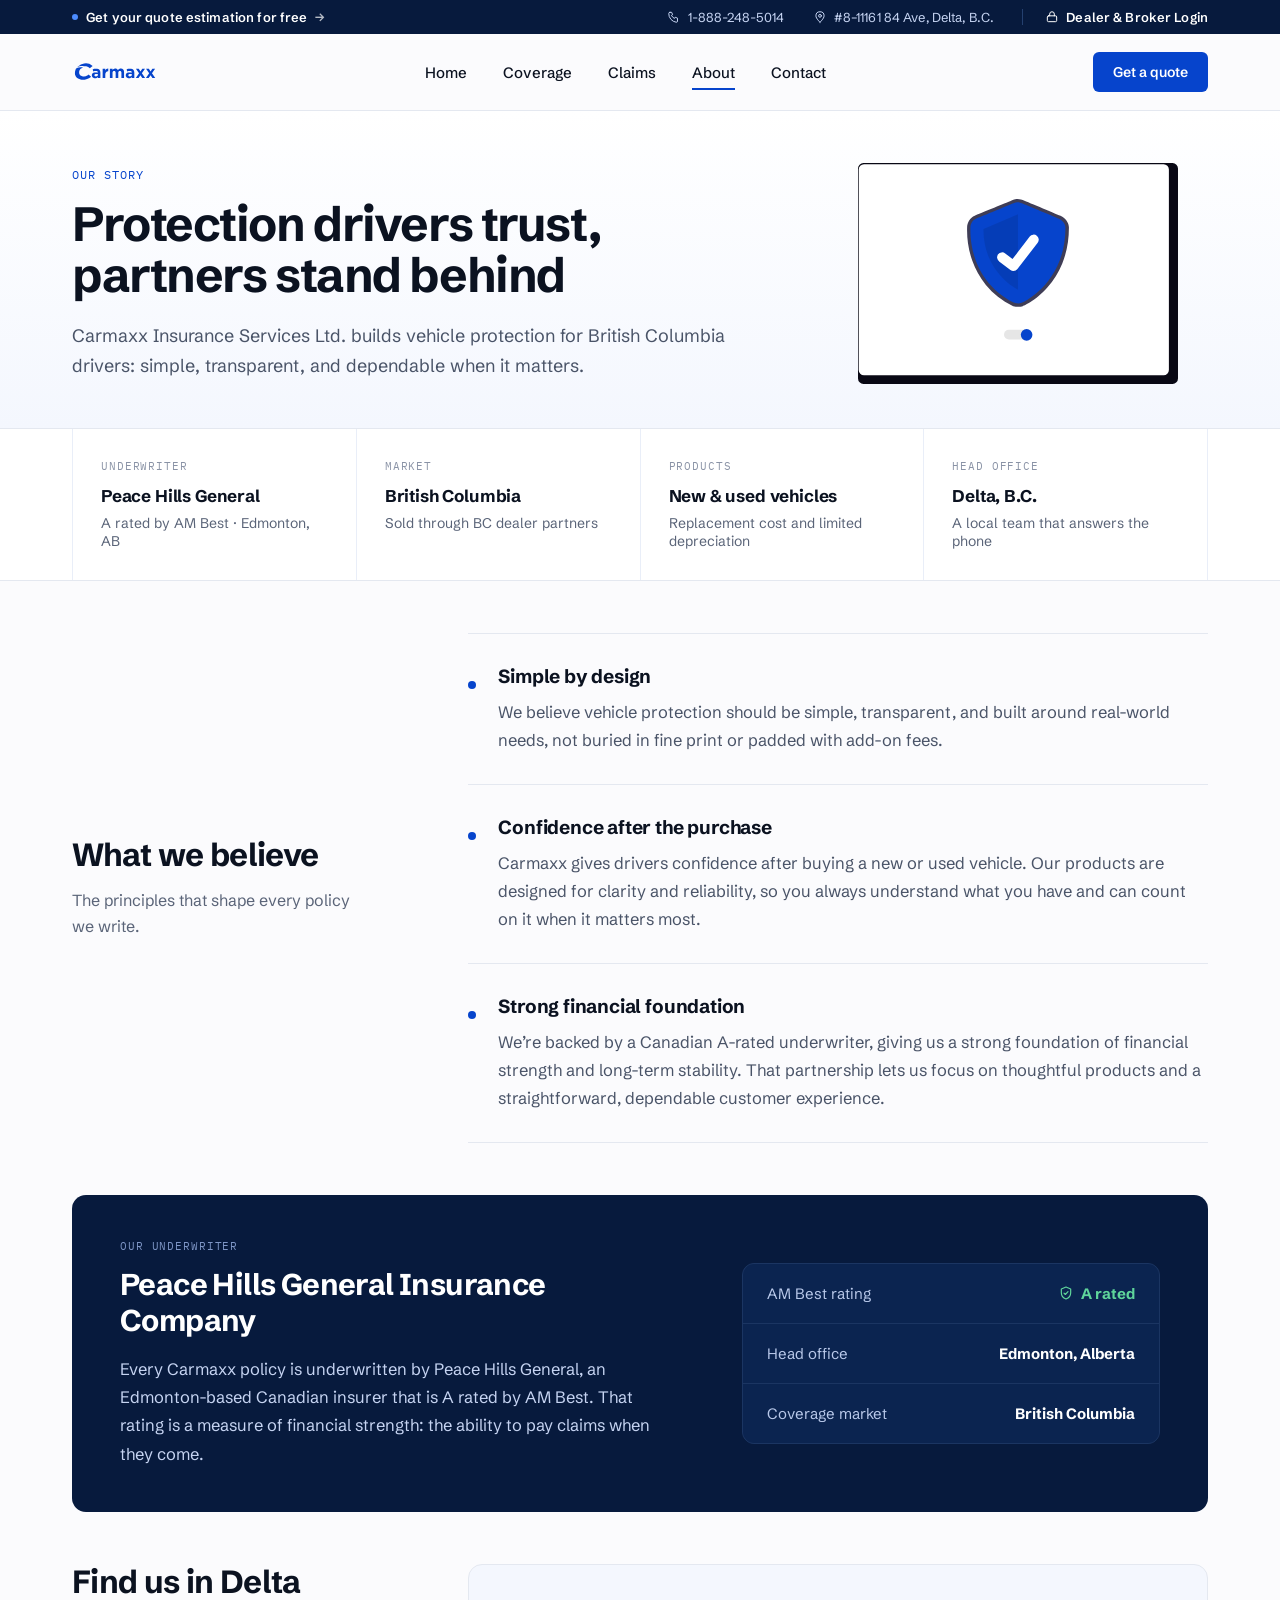
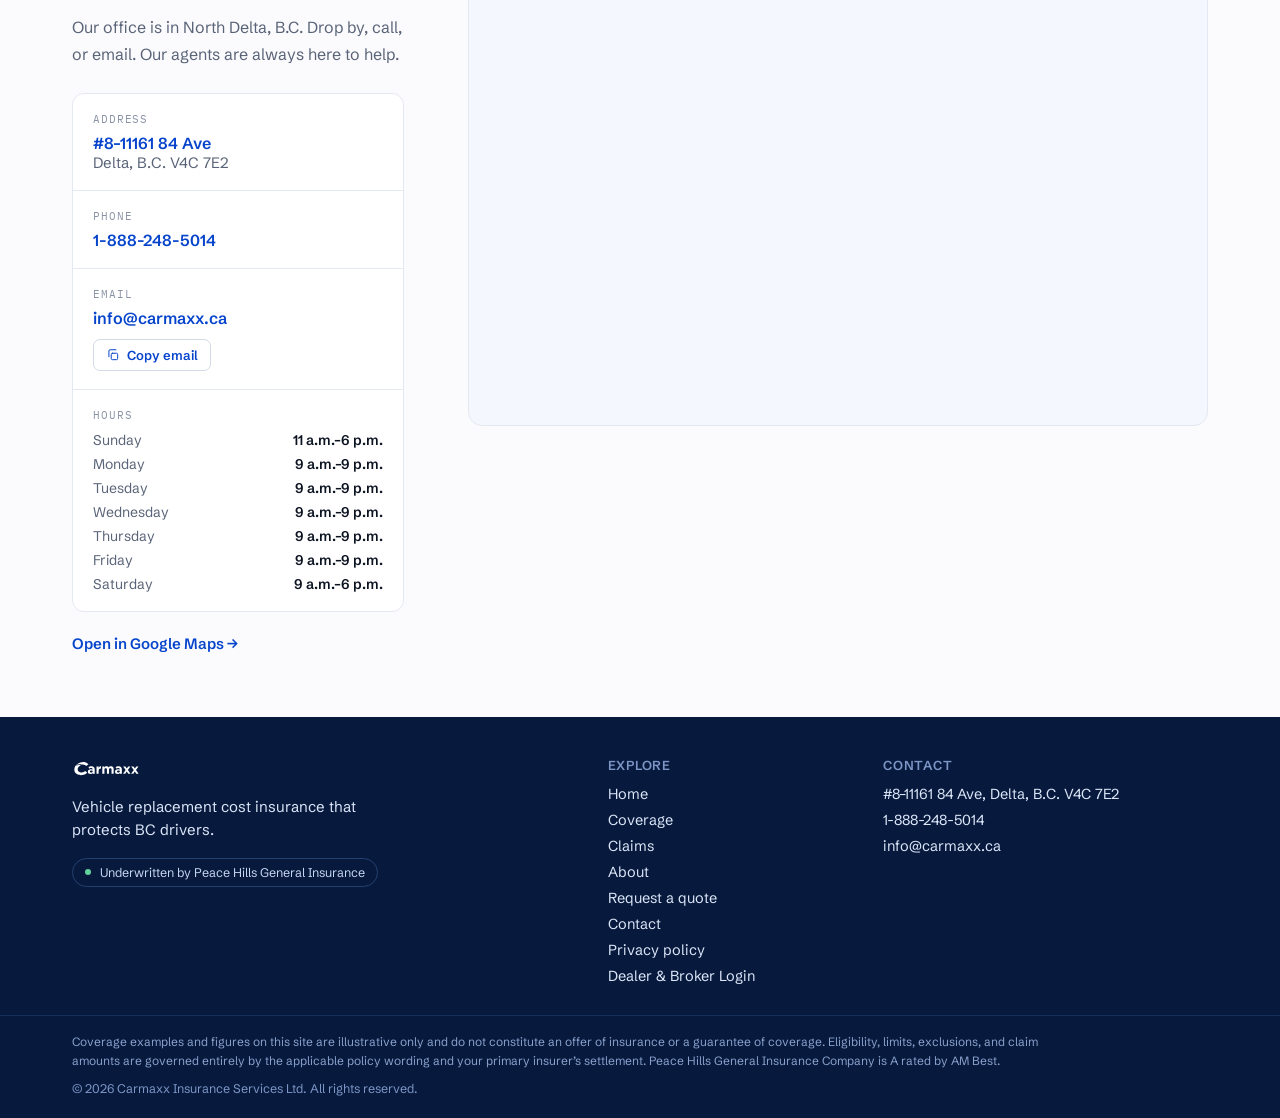
<file: site/about.html>
<!DOCTYPE html>
<html lang="en">
<head>
  <meta charset="utf-8" />
  <meta name="viewport" content="width=device-width, initial-scale=1" />
  <title>About | Carmaxx Vehicle Replacement Cost Insurance</title>
  <meta name="description" content="Carmaxx Insurance Services Ltd. builds simple, transparent vehicle protection for British Columbia drivers, backed by an A-rated Canadian underwriter." />
  <link rel="icon" href="assets/logo-blue.svg" />
  <link rel="preconnect" href="https://fonts.googleapis.com" />
  <link rel="preconnect" href="https://fonts.gstatic.com" crossorigin="anonymous" />
  <link href="https://fonts.googleapis.com/css2?family=Schibsted+Grotesk:wght@400;500;600;700;800&family=IBM+Plex+Mono:wght@400;500&display=swap" rel="stylesheet" />
  <link rel="stylesheet" href="styles.css" />
</head>
<body>


<div style="min-height:100vh; background:#FBFBFD;">

  <div style="background:#071A3D; color:#C6D4F2; font-size:13px; letter-spacing:0.01em;">
    <div style="max-width:1200px; margin:0 auto; padding:9px 32px; display:flex; align-items:center; justify-content:space-between; gap:24px;">
      <a href="quote.html" style="display:flex; align-items:center; gap:8px; color:#FFFFFF; font-weight:600;" class="x69">
        <span style="display:inline-block; width:6px; height:6px; border-radius:50%; background:#4C8CFF;"></span>
        <span>Get your quote estimation for free</span>
        <span style="opacity:0.7;">&#8594;</span>
      </a>
      <div style="display:flex; align-items:center; gap:28px;">
        <a href="tel:18882485014" style="display:flex; align-items:center; gap:7px; color:#C6D4F2;" class="x70">
          <svg viewBox="0 0 24 24" width="14" height="14" fill="none" stroke="currentColor" stroke-width="1.7" stroke-linecap="round" stroke-linejoin="round" aria-hidden="true"><path d="M5 4h3l1.6 4-2 1.2a11 11 0 0 0 5.2 5.2l1.2-2 4 1.6V19a2 2 0 0 1-2 2A15 15 0 0 1 3 6a2 2 0 0 1 2-2z"></path></svg>
          <span>1-888-248-5014</span>
        </a>
        <a href="https://maps.app.goo.gl/x2WsyaY8X3nnMoYH7" target="_blank" rel="noopener" style="display:flex; align-items:center; gap:7px; color:#C6D4F2;" class="x71">
          <svg viewBox="0 0 24 24" width="14" height="14" fill="none" stroke="currentColor" stroke-width="1.7" stroke-linecap="round" stroke-linejoin="round" aria-hidden="true"><path d="M12 21s7-6.3 7-11a7 7 0 0 0-14 0c0 4.7 7 11 7 11z"></path><circle cx="12" cy="10" r="2.4"></circle></svg>
          <span>#8&#8211;11161 84 Ave, Delta, B.C.</span>
        </a>
        <a href="https://portal.carmaxx.ca/login" target="_blank" rel="noopener" style="display:flex; align-items:center; gap:7px; color:#FFFFFF; font-weight:600; border-left:1px solid #24406F; padding-left:22px;" class="x72">
          <svg viewBox="0 0 24 24" width="14" height="14" fill="none" stroke="currentColor" stroke-width="1.7" stroke-linecap="round" stroke-linejoin="round" aria-hidden="true"><rect x="4" y="10" width="16" height="10" rx="2"></rect><path d="M8 10V7a4 4 0 0 1 8 0v3"></path></svg>
          <span>Dealer &amp; Broker Login</span>
        </a>
      </div>
    </div>
  </div>

  <header style="position:sticky; top:0; z-index:20; background:rgba(251,251,253,0.92); backdrop-filter:blur(10px); border-bottom:1px solid #E4E8F0;">
    <div style="max-width:1200px; margin:0 auto; padding:0 32px; height:76px; display:flex; align-items:center; justify-content:space-between; gap:40px;">
      <a href="index.html" style="display:flex; align-items:center;">
        <img src="assets/logo-blue.svg" alt="Carmaxx" style="height:30px; width:auto; display:block;" />
      </a>
      <nav style="display:flex; align-items:center; gap:36px; font-size:15px; font-weight:500;">
        <a href="index.html" style="color:#0B1220; padding:6px 0; position:relative;" class="x73">Home
          
        </a>
        <a href="coverage.html" style="color:#0B1220; padding:6px 0; position:relative;" class="x74">Coverage
          
        </a>
        <a href="claims.html" style="color:#0B1220; padding:6px 0; position:relative;" class="x75">Claims
          
        </a>
        <a href="about.html" style="color:#0B1220; padding:6px 0; position:relative;" class="x76">About
          <span style="position:absolute; left:0; right:0; bottom:-2px; height:2px; background:#0644CC;"></span>
        </a>
        <a href="contact.html" style="color:#0B1220; padding:6px 0; position:relative;" class="x77">Contact
          
        </a>
      </nav>
      <div style="display:flex; align-items:center; gap:20px;">
        <a href="quote.html" style="background:#0644CC; color:#FFFFFF; font-size:14px; font-weight:600; padding:11px 20px; border-radius:6px;" class="x78">Get a quote</a>
      </div>
    </div>
  </header>

  <main>
    <section style="border-bottom:1px solid #E4E8F0; background:linear-gradient(180deg,#FFFFFF 0%,#F4F7FE 100%);">
      <div style="max-width:1200px; margin:0 auto; padding:52px 32px 44px; display:grid; grid-template-columns:1.3fr 0.7fr; gap:48px; align-items:center;">
        <div>
          <div style="font-family:'IBM Plex Mono', monospace; font-size:12px; letter-spacing:0.08em; text-transform:uppercase; color:#0644CC;">Our story</div>
          <h1 style="margin:16px 0 0; font-size:48px; line-height:1.08; letter-spacing:-0.03em; font-weight:700; max-width:820px;">Protection drivers trust, partners stand behind</h1>
          <p style="margin:20px 0 0; font-size:18px; line-height:1.65; color:#4A5468; max-width:720px;">Carmaxx Insurance Services Ltd. builds vehicle protection for British Columbia drivers: simple, transparent, and dependable when it matters.</p>
        </div>
        <div style="width:100%; max-width:320px; margin:0 auto;">
          <img src="assets/illus-protection.svg" alt="" style="width:100%; height:auto; display:block;" />
        </div>
      </div>
    </section>

    <section style="border-bottom:1px solid #E4E8F0; background:#FFFFFF;">
      <div style="max-width:1200px; margin:0 auto; padding:0 32px;">
        <div style="display:grid; grid-template-columns:repeat(4,1fr); border-left:1px solid #E9EEF8;">
          <div style="padding:30px 28px; border-right:1px solid #E9EEF8;">
            <div style="font-family:'IBM Plex Mono', monospace; font-size:11px; letter-spacing:0.08em; text-transform:uppercase; color:#8A93A6;">Underwriter</div>
            <div style="margin-top:12px; font-size:17px; font-weight:700; letter-spacing:-0.01em; line-height:1.35;">Peace Hills General</div>
            <div style="margin-top:6px; font-size:14px; color:#5A6478;">A rated by AM Best &#183; Edmonton, AB</div>
          </div>
          <div style="padding:30px 28px; border-right:1px solid #E9EEF8;">
            <div style="font-family:'IBM Plex Mono', monospace; font-size:11px; letter-spacing:0.08em; text-transform:uppercase; color:#8A93A6;">Market</div>
            <div style="margin-top:12px; font-size:17px; font-weight:700; letter-spacing:-0.01em; line-height:1.35;">British Columbia</div>
            <div style="margin-top:6px; font-size:14px; color:#5A6478;">Sold through BC dealer partners</div>
          </div>
          <div style="padding:30px 28px; border-right:1px solid #E9EEF8;">
            <div style="font-family:'IBM Plex Mono', monospace; font-size:11px; letter-spacing:0.08em; text-transform:uppercase; color:#8A93A6;">Products</div>
            <div style="margin-top:12px; font-size:17px; font-weight:700; letter-spacing:-0.01em; line-height:1.35;">New &amp; used vehicles</div>
            <div style="margin-top:6px; font-size:14px; color:#5A6478;">Replacement cost and limited depreciation</div>
          </div>
          <div style="padding:30px 28px; border-right:1px solid #E9EEF8;">
            <div style="font-family:'IBM Plex Mono', monospace; font-size:11px; letter-spacing:0.08em; text-transform:uppercase; color:#8A93A6;">Head office</div>
            <div style="margin-top:12px; font-size:17px; font-weight:700; letter-spacing:-0.01em; line-height:1.35;">Delta, B.C.</div>
            <div style="margin-top:6px; font-size:14px; color:#5A6478;">A local team that answers the phone</div>
          </div>
        </div>
      </div>
    </section>

    <section style="max-width:1200px; margin:0 auto; padding:52px 32px 0;">
      <div style="display:grid; grid-template-columns:0.62fr 1.38fr; gap:64px; align-items:center;">
        <div>
          <h2 style="margin:0; font-size:32px; line-height:1.15; letter-spacing:-0.02em; font-weight:700;">What we believe</h2>
          <p style="margin:14px 0 0; font-size:16px; line-height:1.6; color:#5A6478;">The principles that shape every policy we write.</p>
        </div>
        <div style="display:grid; gap:0; border-top:1px solid #E4E8F0;">
          <div style="display:grid; grid-template-columns:16px 1fr; gap:14px; padding:30px 0; border-bottom:1px solid #E4E8F0;">
            <div style="padding-top:9px;"><span style="display:inline-block; width:8px; height:8px; border-radius:50%; background:#0644CC;"></span></div>
            <div>
              <div style="font-size:19px; font-weight:700; letter-spacing:-0.01em;">Simple by design</div>
              <p style="margin:10px 0 0; font-size:16.5px; line-height:1.7; color:#4A5468;">We believe vehicle protection should be simple, transparent, and built around real-world needs, not buried in fine print or padded with add-on fees.</p>
            </div>
          </div>
          <div style="display:grid; grid-template-columns:16px 1fr; gap:14px; padding:30px 0; border-bottom:1px solid #E4E8F0;">
            <div style="padding-top:9px;"><span style="display:inline-block; width:8px; height:8px; border-radius:50%; background:#0644CC;"></span></div>
            <div>
              <div style="font-size:19px; font-weight:700; letter-spacing:-0.01em;">Confidence after the purchase</div>
              <p style="margin:10px 0 0; font-size:16.5px; line-height:1.7; color:#4A5468;">Carmaxx gives drivers confidence after buying a new or used vehicle. Our products are designed for clarity and reliability, so you always understand what you have and can count on it when it matters most.</p>
            </div>
          </div>
          <div style="display:grid; grid-template-columns:16px 1fr; gap:14px; padding:30px 0; border-bottom:1px solid #E4E8F0;">
            <div style="padding-top:9px;"><span style="display:inline-block; width:8px; height:8px; border-radius:50%; background:#0644CC;"></span></div>
            <div>
              <div style="font-size:19px; font-weight:700; letter-spacing:-0.01em;">Strong financial foundation</div>
              <p style="margin:10px 0 0; font-size:16.5px; line-height:1.7; color:#4A5468;">We&#8217;re backed by a Canadian A-rated underwriter, giving us a strong foundation of financial strength and long-term stability. That partnership lets us focus on thoughtful products and a straightforward, dependable customer experience.</p>
            </div>
          </div>
        </div>
      </div>
    </section>

    <section style="max-width:1200px; margin:0 auto; padding:52px 32px 0;">
      <div style="background:#071A3D; border-radius:14px; padding:44px 48px; display:grid; grid-template-columns:1.15fr 0.85fr; gap:56px; align-items:center;">
        <div>
          <div style="font-family:'IBM Plex Mono', monospace; font-size:11px; letter-spacing:0.08em; text-transform:uppercase; color:#7E96C6;">Our underwriter</div>
          <h2 style="margin:14px 0 0; font-size:30px; line-height:1.2; letter-spacing:-0.02em; font-weight:700; color:#FFFFFF;">Peace Hills General Insurance Company</h2>
          <p style="margin:16px 0 0; font-size:16.5px; line-height:1.7; color:#C6D4F2;">Every Carmaxx policy is underwritten by Peace Hills General, an Edmonton-based Canadian insurer that is A rated by AM Best. That rating is a measure of financial strength: the ability to pay claims when they come.</p>
        </div>
        <div style="display:grid; gap:1px; background:#1B3562; border:1px solid #1B3562; border-radius:12px; overflow:hidden;">
          <div style="background:#0B2450; padding:20px 24px; display:flex; justify-content:space-between; align-items:center; gap:16px;"><span style="font-size:15px; color:#B9C9EA;">AM Best rating</span><span style="display:inline-flex; align-items:center; gap:7px; font-size:15px; font-weight:700; color:#5FD59B;"><svg viewBox="0 0 24 24" width="16" height="16" fill="none" stroke="#5FD59B" stroke-width="1.8" stroke-linecap="round" stroke-linejoin="round" aria-hidden="true"><path d="M12 3l7 3v5.5c0 4.2-2.9 7.9-7 9.5-4.1-1.6-7-5.3-7-9.5V6l7-3z"></path><path d="M9 12.2l2 2 4-4.2"></path></svg>A rated</span></div>
          <div style="background:#0B2450; padding:20px 24px; display:flex; justify-content:space-between; gap:16px;"><span style="font-size:15px; color:#B9C9EA;">Head office</span><span style="font-size:15px; font-weight:700; color:#FFFFFF;">Edmonton, Alberta</span></div>
          <div style="background:#0B2450; padding:20px 24px; display:flex; justify-content:space-between; gap:16px;"><span style="font-size:15px; color:#B9C9EA;">Coverage market</span><span style="font-size:15px; font-weight:700; color:#FFFFFF;">British Columbia</span></div>
        </div>
      </div>
    </section>

    <section style="max-width:1200px; margin:0 auto; padding:52px 32px 64px;">
      <div style="display:grid; grid-template-columns:0.62fr 1.38fr; gap:64px; align-items:start;">
        <div>
          <h2 style="margin:0; font-size:32px; line-height:1.15; letter-spacing:-0.02em; font-weight:700;">Find us in Delta</h2>
          <p style="margin:14px 0 0; font-size:16px; line-height:1.65; color:#5A6478;">Our office is in North Delta, B.C. Drop by, call, or email. Our agents are always here to help.</p>
          <div style="margin-top:26px; display:grid; gap:1px; background:#E4E8F0; border:1px solid #E4E8F0; border-radius:12px; overflow:hidden;">
            <div style="background:#FFFFFF; padding:18px 20px;">
              <div style="font-family:'IBM Plex Mono', monospace; font-size:11px; letter-spacing:0.08em; text-transform:uppercase; color:#8A93A6;">Address</div>
              <a href="https://maps.app.goo.gl/x2WsyaY8X3nnMoYH7" target="_blank" rel="noopener" style="display:block; margin-top:7px; font-size:16px; font-weight:600;">#8&#8211;11161 84 Ave</a>
              <div style="font-size:15px; color:#5A6478;">Delta, B.C. V4C 7E2</div>
            </div>
            <div style="background:#FFFFFF; padding:18px 20px;">
              <div style="font-family:'IBM Plex Mono', monospace; font-size:11px; letter-spacing:0.08em; text-transform:uppercase; color:#8A93A6;">Phone</div>
              <a href="tel:18882485014" style="display:block; margin-top:7px; font-size:16px; font-weight:600;">1-888-248-5014</a>
            </div>
            <div style="background:#FFFFFF; padding:18px 20px;">
              <div style="font-family:'IBM Plex Mono', monospace; font-size:11px; letter-spacing:0.08em; text-transform:uppercase; color:#8A93A6;">Email</div>
              <a href="mailto:info@carmaxx.ca" style="display:block; margin-top:7px; font-size:16px; font-weight:600;">info@carmaxx.ca</a>
              <button type="button" class="copy-email" data-email="info@carmaxx.ca" aria-label="Copy email address" style="margin-top:11px; display:inline-flex; align-items:center; gap:7px; font-family:inherit; cursor:pointer; background:#FFFFFF; color:#0644CC; border:1px solid #D3D9E6; border-radius:7px; padding:7px 12px; font-size:13px; font-weight:600;"><svg viewBox="0 0 24 24" width="14" height="14" fill="none" stroke="currentColor" stroke-width="1.7" stroke-linecap="round" stroke-linejoin="round" aria-hidden="true"><rect x="9" y="9" width="11" height="11" rx="2"></rect><path d="M5 15V5a2 2 0 0 1 2-2h10"></path></svg><span class="copy-email-label">Copy email</span></button>
            </div>
            <div style="background:#FFFFFF; padding:18px 20px;">
              <div style="font-family:'IBM Plex Mono', monospace; font-size:11px; letter-spacing:0.08em; text-transform:uppercase; color:#8A93A6;">Hours</div>
              <div style="margin-top:9px; display:grid; gap:6px; font-size:14px; color:#5A6478;">
                <div style="display:flex; justify-content:space-between; gap:16px;"><span>Sunday</span><span style="color:#0B1220; font-weight:600; white-space:nowrap;">11 a.m.&#8211;6 p.m.</span></div>
                <div style="display:flex; justify-content:space-between; gap:16px;"><span>Monday</span><span style="color:#0B1220; font-weight:600; white-space:nowrap;">9 a.m.&#8211;9 p.m.</span></div>
                <div style="display:flex; justify-content:space-between; gap:16px;"><span>Tuesday</span><span style="color:#0B1220; font-weight:600; white-space:nowrap;">9 a.m.&#8211;9 p.m.</span></div>
                <div style="display:flex; justify-content:space-between; gap:16px;"><span>Wednesday</span><span style="color:#0B1220; font-weight:600; white-space:nowrap;">9 a.m.&#8211;9 p.m.</span></div>
                <div style="display:flex; justify-content:space-between; gap:16px;"><span>Thursday</span><span style="color:#0B1220; font-weight:600; white-space:nowrap;">9 a.m.&#8211;9 p.m.</span></div>
                <div style="display:flex; justify-content:space-between; gap:16px;"><span>Friday</span><span style="color:#0B1220; font-weight:600; white-space:nowrap;">9 a.m.&#8211;9 p.m.</span></div>
                <div style="display:flex; justify-content:space-between; gap:16px;"><span>Saturday</span><span style="color:#0B1220; font-weight:600; white-space:nowrap;">9 a.m.&#8211;6 p.m.</span></div>
              </div>
            </div>
          </div>
          <a href="https://maps.app.goo.gl/x2WsyaY8X3nnMoYH7" target="_blank" rel="noopener" style="display:inline-block; margin-top:22px; font-size:15px; font-weight:600;">Open in Google Maps &#8594;</a>
        </div>
        <div style="border:1px solid #E4E8F0; border-radius:14px; overflow:hidden; background:#F4F7FE;">
          <iframe title="Carmaxx office location" src="https://www.google.com/maps?q=11161+84+Ave+%238,+Delta,+BC+V4C+7E2&amp;z=16&amp;output=embed" width="100%" height="460" style="border:0; display:block;" loading="lazy" referrerpolicy="no-referrer-when-downgrade" allowfullscreen></iframe>
        </div>
      </div>
    </section>
  </main>
  <footer style="background:#071A3D; color:#B9C9EA;">
    <div style="max-width:1200px; margin:0 auto; padding:40px 32px 30px; display:grid; grid-template-columns:1.5fr 0.7fr 1fr; gap:48px;">
      <div>
        <img src="assets/logo-white.svg" alt="Carmaxx" style="height:24px; width:auto; display:block;" />
        <p style="margin:14px 0 0; font-size:15px; line-height:1.55; color:#DCE6F8; max-width:340px;">Vehicle replacement cost insurance that protects BC drivers.</p>
        <div style="margin-top:16px; display:inline-flex; align-items:center; gap:9px; font-size:12.5px; color:#C6D4F2; border:1px solid #24406F; padding:6px 12px; border-radius:100px;">
          <span style="display:inline-block; width:6px; height:6px; border-radius:50%; background:#5FD59B;"></span>
          <span>Underwritten by Peace Hills General Insurance</span>
        </div>
      </div>
      <div>
        <div style="font-size:13px; font-weight:600; letter-spacing:0.06em; text-transform:uppercase; color:#7E96C6;">Explore</div>
        <div style="margin-top:12px; display:grid; gap:8px; font-size:14.5px;">
          <a href="index.html" style="color:#DCE6F8;" class="x79">Home</a>
          <a href="coverage.html" style="color:#DCE6F8;" class="x80">Coverage</a>
          <a href="claims.html" style="color:#DCE6F8;" class="x81">Claims</a>
          <a href="about.html" style="color:#DCE6F8;" class="x82">About</a>
          <a href="quote.html" style="color:#DCE6F8;" class="x83">Request a quote</a>
          <a href="contact.html" style="color:#DCE6F8;" class="x84">Contact</a>
          <a href="privacy.html" style="color:#DCE6F8;" class="x85">Privacy policy</a>
          <a href="https://portal.carmaxx.ca/login" target="_blank" rel="noopener" style="color:#DCE6F8;" class="x86">Dealer &amp; Broker Login</a>
        </div>
      </div>
      <div>
        <div style="font-size:13px; font-weight:600; letter-spacing:0.06em; text-transform:uppercase; color:#7E96C6;">Contact</div>
        <div style="margin-top:12px; display:grid; gap:8px; font-size:14.5px;">
          <a href="https://maps.app.goo.gl/x2WsyaY8X3nnMoYH7" target="_blank" rel="noopener" style="color:#DCE6F8;" class="x87">#8&#8211;11161 84 Ave, Delta, B.C. V4C 7E2</a>
          <a href="tel:18882485014" style="color:#DCE6F8;" class="x88">1-888-248-5014</a>
          <a href="mailto:info@carmaxx.ca" style="color:#DCE6F8;" class="x89">info@carmaxx.ca</a>
        </div>
      </div>
    </div>
    <div style="border-top:1px solid #16305A;">
      <div style="max-width:1200px; margin:0 auto; padding:16px 32px 22px; display:grid; gap:10px;">
        <p style="margin:0; font-size:12px; line-height:1.6; color:#8AA1CC; max-width:1000px;">Coverage examples and figures on this site are illustrative only and do not constitute an offer of insurance or a guarantee of coverage. Eligibility, limits, exclusions, and claim amounts are governed entirely by the applicable policy wording and your primary insurer&#8217;s settlement. Peace Hills General Insurance Company is A rated by AM Best.</p>
        <div style="font-size:12.5px; color:#7E96C6;">&#169; 2026 Carmaxx Insurance Services Ltd. All rights reserved.</div>
      </div>
    </div>
  </footer>
</div>

  <script src="forms.js"></script>
</body>
</html>
</file>
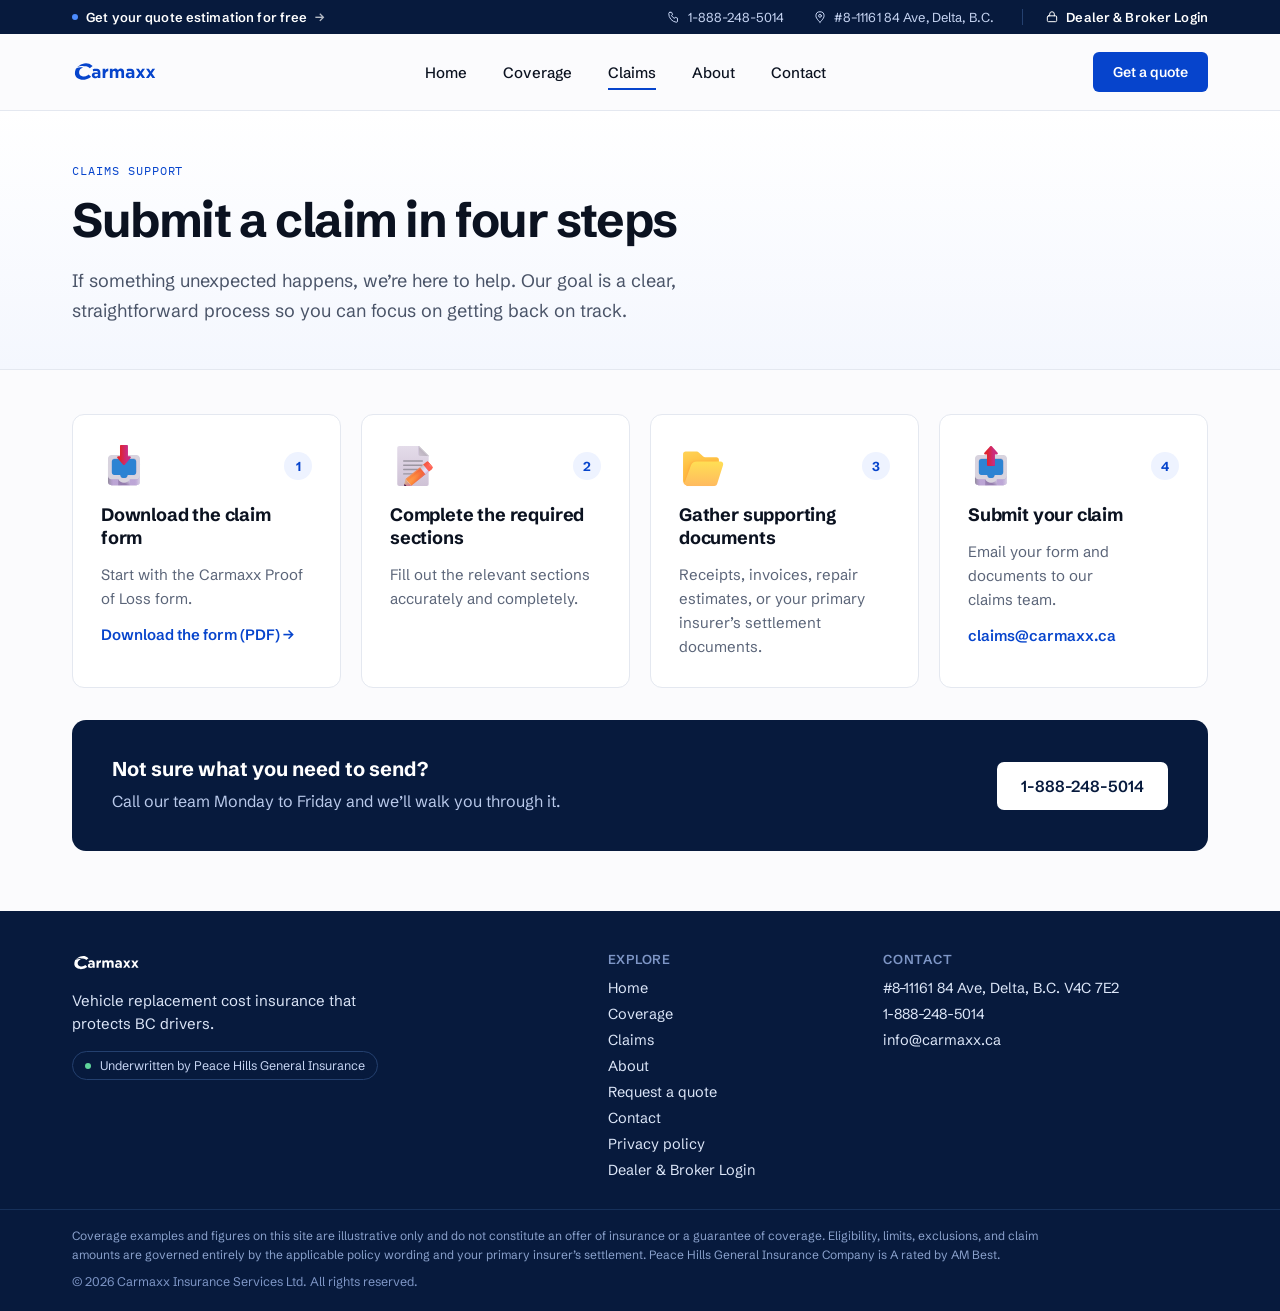
<file: site/claims.html>
<!DOCTYPE html>
<html lang="en">
<head>
  <meta charset="utf-8" />
  <meta name="viewport" content="width=device-width, initial-scale=1" />
  <title>Claims | Carmaxx Vehicle Replacement Cost Insurance</title>
  <meta name="description" content="Submit a Carmaxx claim in four straightforward steps." />
  <link rel="icon" href="assets/logo-blue.svg" />
  <link rel="preconnect" href="https://fonts.googleapis.com" />
  <link rel="preconnect" href="https://fonts.gstatic.com" crossorigin="anonymous" />
  <link href="https://fonts.googleapis.com/css2?family=Schibsted+Grotesk:wght@400;500;600;700;800&family=IBM+Plex+Mono:wght@400;500&display=swap" rel="stylesheet" />
  <link rel="stylesheet" href="styles.css" />
</head>
<body>


<div style="min-height:100vh; background:#FBFBFD;">

  <div style="background:#071A3D; color:#C6D4F2; font-size:13px; letter-spacing:0.01em;">
    <div style="max-width:1200px; margin:0 auto; padding:9px 32px; display:flex; align-items:center; justify-content:space-between; gap:24px;">
      <a href="quote.html" style="display:flex; align-items:center; gap:8px; color:#FFFFFF; font-weight:600;" class="x47">
        <span style="display:inline-block; width:6px; height:6px; border-radius:50%; background:#4C8CFF;"></span>
        <span>Get your quote estimation for free</span>
        <span style="opacity:0.7;">&#8594;</span>
      </a>
      <div style="display:flex; align-items:center; gap:28px;">
        <a href="tel:18882485014" style="display:flex; align-items:center; gap:7px; color:#C6D4F2;" class="x48">
          <svg viewBox="0 0 24 24" width="14" height="14" fill="none" stroke="currentColor" stroke-width="1.7" stroke-linecap="round" stroke-linejoin="round" aria-hidden="true"><path d="M5 4h3l1.6 4-2 1.2a11 11 0 0 0 5.2 5.2l1.2-2 4 1.6V19a2 2 0 0 1-2 2A15 15 0 0 1 3 6a2 2 0 0 1 2-2z"></path></svg>
          <span>1-888-248-5014</span>
        </a>
        <a href="https://maps.app.goo.gl/x2WsyaY8X3nnMoYH7" target="_blank" rel="noopener" style="display:flex; align-items:center; gap:7px; color:#C6D4F2;" class="x49">
          <svg viewBox="0 0 24 24" width="14" height="14" fill="none" stroke="currentColor" stroke-width="1.7" stroke-linecap="round" stroke-linejoin="round" aria-hidden="true"><path d="M12 21s7-6.3 7-11a7 7 0 0 0-14 0c0 4.7 7 11 7 11z"></path><circle cx="12" cy="10" r="2.4"></circle></svg>
          <span>#8&#8211;11161 84 Ave, Delta, B.C.</span>
        </a>
        <a href="https://portal.carmaxx.ca/login" target="_blank" rel="noopener" style="display:flex; align-items:center; gap:7px; color:#FFFFFF; font-weight:600; border-left:1px solid #24406F; padding-left:22px;" class="x50">
          <svg viewBox="0 0 24 24" width="14" height="14" fill="none" stroke="currentColor" stroke-width="1.7" stroke-linecap="round" stroke-linejoin="round" aria-hidden="true"><rect x="4" y="10" width="16" height="10" rx="2"></rect><path d="M8 10V7a4 4 0 0 1 8 0v3"></path></svg>
          <span>Dealer &amp; Broker Login</span>
        </a>
      </div>
    </div>
  </div>

  <header style="position:sticky; top:0; z-index:20; background:rgba(251,251,253,0.92); backdrop-filter:blur(10px); border-bottom:1px solid #E4E8F0;">
    <div style="max-width:1200px; margin:0 auto; padding:0 32px; height:76px; display:flex; align-items:center; justify-content:space-between; gap:40px;">
      <a href="index.html" style="display:flex; align-items:center;">
        <img src="assets/logo-blue.svg" alt="Carmaxx" style="height:30px; width:auto; display:block;" />
      </a>
      <nav style="display:flex; align-items:center; gap:36px; font-size:15px; font-weight:500;">
        <a href="index.html" style="color:#0B1220; padding:6px 0; position:relative;" class="x51">Home
          
        </a>
        <a href="coverage.html" style="color:#0B1220; padding:6px 0; position:relative;" class="x52">Coverage
          
        </a>
        <a href="claims.html" style="color:#0B1220; padding:6px 0; position:relative;" class="x53">Claims
          <span style="position:absolute; left:0; right:0; bottom:-2px; height:2px; background:#0644CC;"></span>
        </a>
        <a href="about.html" style="color:#0B1220; padding:6px 0; position:relative;" class="x54">About
          
        </a>
        <a href="contact.html" style="color:#0B1220; padding:6px 0; position:relative;" class="x55">Contact
          
        </a>
      </nav>
      <div style="display:flex; align-items:center; gap:20px;">
        <a href="quote.html" style="background:#0644CC; color:#FFFFFF; font-size:14px; font-weight:600; padding:11px 20px; border-radius:6px;" class="x56">Get a quote</a>
      </div>
    </div>
  </header>

  <main>
    <section style="border-bottom:1px solid #E4E8F0; background:linear-gradient(180deg,#FFFFFF 0%,#F4F7FE 100%);">
      <div style="max-width:1200px; margin:0 auto; padding:52px 32px 44px;">
        <div style="font-family:'IBM Plex Mono', monospace; font-size:12px; letter-spacing:0.08em; text-transform:uppercase; color:#0644CC;">Claims support</div>
        <h1 style="margin:16px 0 0; font-size:48px; line-height:1.08; letter-spacing:-0.03em; font-weight:700;">Submit a claim in four steps</h1>
        <p style="margin:20px 0 0; font-size:18px; line-height:1.65; color:#4A5468; max-width:660px;">If something unexpected happens, we&#8217;re here to help. Our goal is a clear, straightforward process so you can focus on getting back on track.</p>
      </div>
    </section>

    <section style="max-width:1200px; margin:0 auto; padding:44px 32px 32px; display:grid; grid-template-columns:repeat(4,1fr); gap:20px;" id="claim-steps">
      <div style="background:#FFFFFF; border:1px solid #E4E8F0; border-radius:12px; padding:28px; display:flex; flex-direction:column; gap:14px;">
        <div style="display:flex; align-items:center; justify-content:space-between;">
          <img src="assets/icon-step-download.svg" alt="" style="width:46px; height:46px; display:block;" />
          <div style="width:28px; height:28px; border-radius:50%; background:#EEF3FF; color:#0644CC; font-size:13px; font-weight:700; display:flex; align-items:center; justify-content:center;">1</div>
        </div>
        <div style="font-size:18px; font-weight:700; letter-spacing:-0.01em;">Download the claim form</div>
        <p style="margin:0; font-size:15px; line-height:1.6; color:#5A6478;">Start with the Carmaxx Proof of Loss form.</p>
        <a href="assets/carmaxx-proof-of-loss.pdf" style="font-size:15px; font-weight:600;">Download the form (PDF) &#8594;</a>
      </div>
      <div style="background:#FFFFFF; border:1px solid #E4E8F0; border-radius:12px; padding:28px; display:flex; flex-direction:column; gap:14px;">
        <div style="display:flex; align-items:center; justify-content:space-between;">
          <img src="assets/icon-step-fill.svg" alt="" style="width:46px; height:46px; display:block;" />
          <div style="width:28px; height:28px; border-radius:50%; background:#EEF3FF; color:#0644CC; font-size:13px; font-weight:700; display:flex; align-items:center; justify-content:center;">2</div>
        </div>
        <div style="font-size:18px; font-weight:700; letter-spacing:-0.01em;">Complete the required sections</div>
        <p style="margin:0; font-size:15px; line-height:1.6; color:#5A6478;">Fill out the relevant sections accurately and completely.</p>
      </div>
      <div style="background:#FFFFFF; border:1px solid #E4E8F0; border-radius:12px; padding:28px; display:flex; flex-direction:column; gap:14px;">
        <div style="display:flex; align-items:center; justify-content:space-between;">
          <img src="assets/icon-step-gather.svg" alt="" style="width:46px; height:46px; display:block;" />
          <div style="width:28px; height:28px; border-radius:50%; background:#EEF3FF; color:#0644CC; font-size:13px; font-weight:700; display:flex; align-items:center; justify-content:center;">3</div>
        </div>
        <div style="font-size:18px; font-weight:700; letter-spacing:-0.01em;">Gather supporting documents</div>
        <p style="margin:0; font-size:15px; line-height:1.6; color:#5A6478;">Receipts, invoices, repair estimates, or your primary insurer&#8217;s settlement documents.</p>
      </div>
      <div style="background:#FFFFFF; border:1px solid #E4E8F0; border-radius:12px; padding:28px; display:flex; flex-direction:column; gap:14px;">
        <div style="display:flex; align-items:center; justify-content:space-between;">
          <img src="assets/icon-step-submit.svg" alt="" style="width:46px; height:46px; display:block;" />
          <div style="width:28px; height:28px; border-radius:50%; background:#EEF3FF; color:#0644CC; font-size:13px; font-weight:700; display:flex; align-items:center; justify-content:center;">4</div>
        </div>
        <div style="font-size:18px; font-weight:700; letter-spacing:-0.01em;">Submit your claim</div>
        <p style="margin:0; font-size:15px; line-height:1.6; color:#5A6478;">Email your form and documents to our claims team.</p>
        <a href="mailto:claims@carmaxx.ca" style="font-size:15px; font-weight:600;">claims@carmaxx.ca</a>
      </div>
    </section>

    <section style="max-width:1200px; margin:0 auto; padding:0 32px 60px;">
      <div style="background:#071A3D; border-radius:14px; padding:36px 40px; display:flex; align-items:center; justify-content:space-between; gap:32px;">
        <div>
          <div style="font-size:20px; font-weight:700; color:#FFFFFF;">Not sure what you need to send?</div>
          <p style="margin:8px 0 0; font-size:16px; color:#B9C9EA; line-height:1.6;">Call our team Monday to Friday and we&#8217;ll walk you through it.</p>
        </div>
        <a href="tel:18882485014" style="background:#FFFFFF; color:#071A3D; font-size:16px; font-weight:600; padding:14px 24px; border-radius:7px; white-space:nowrap;" class="x57">1-888-248-5014</a>
      </div>
    </section>
  </main>
  <footer style="background:#071A3D; color:#B9C9EA;">
    <div style="max-width:1200px; margin:0 auto; padding:40px 32px 30px; display:grid; grid-template-columns:1.5fr 0.7fr 1fr; gap:48px;">
      <div>
        <img src="assets/logo-white.svg" alt="Carmaxx" style="height:24px; width:auto; display:block;" />
        <p style="margin:14px 0 0; font-size:15px; line-height:1.55; color:#DCE6F8; max-width:340px;">Vehicle replacement cost insurance that protects BC drivers.</p>
        <div style="margin-top:16px; display:inline-flex; align-items:center; gap:9px; font-size:12.5px; color:#C6D4F2; border:1px solid #24406F; padding:6px 12px; border-radius:100px;">
          <span style="display:inline-block; width:6px; height:6px; border-radius:50%; background:#5FD59B;"></span>
          <span>Underwritten by Peace Hills General Insurance</span>
        </div>
      </div>
      <div>
        <div style="font-size:13px; font-weight:600; letter-spacing:0.06em; text-transform:uppercase; color:#7E96C6;">Explore</div>
        <div style="margin-top:12px; display:grid; gap:8px; font-size:14.5px;">
          <a href="index.html" style="color:#DCE6F8;" class="x58">Home</a>
          <a href="coverage.html" style="color:#DCE6F8;" class="x59">Coverage</a>
          <a href="claims.html" style="color:#DCE6F8;" class="x60">Claims</a>
          <a href="about.html" style="color:#DCE6F8;" class="x61">About</a>
          <a href="quote.html" style="color:#DCE6F8;" class="x62">Request a quote</a>
          <a href="contact.html" style="color:#DCE6F8;" class="x63">Contact</a>
          <a href="privacy.html" style="color:#DCE6F8;" class="x64">Privacy policy</a>
          <a href="https://portal.carmaxx.ca/login" target="_blank" rel="noopener" style="color:#DCE6F8;" class="x65">Dealer &amp; Broker Login</a>
        </div>
      </div>
      <div>
        <div style="font-size:13px; font-weight:600; letter-spacing:0.06em; text-transform:uppercase; color:#7E96C6;">Contact</div>
        <div style="margin-top:12px; display:grid; gap:8px; font-size:14.5px;">
          <a href="https://maps.app.goo.gl/x2WsyaY8X3nnMoYH7" target="_blank" rel="noopener" style="color:#DCE6F8;" class="x66">#8&#8211;11161 84 Ave, Delta, B.C. V4C 7E2</a>
          <a href="tel:18882485014" style="color:#DCE6F8;" class="x67">1-888-248-5014</a>
          <a href="mailto:info@carmaxx.ca" style="color:#DCE6F8;" class="x68">info@carmaxx.ca</a>
        </div>
      </div>
    </div>
    <div style="border-top:1px solid #16305A;">
      <div style="max-width:1200px; margin:0 auto; padding:16px 32px 22px; display:grid; gap:10px;">
        <p style="margin:0; font-size:12px; line-height:1.6; color:#8AA1CC; max-width:1000px;">Coverage examples and figures on this site are illustrative only and do not constitute an offer of insurance or a guarantee of coverage. Eligibility, limits, exclusions, and claim amounts are governed entirely by the applicable policy wording and your primary insurer&#8217;s settlement. Peace Hills General Insurance Company is A rated by AM Best.</p>
        <div style="font-size:12.5px; color:#7E96C6;">&#169; 2026 Carmaxx Insurance Services Ltd. All rights reserved.</div>
      </div>
    </div>
  </footer>
</div>

</body>
</html>
</file>
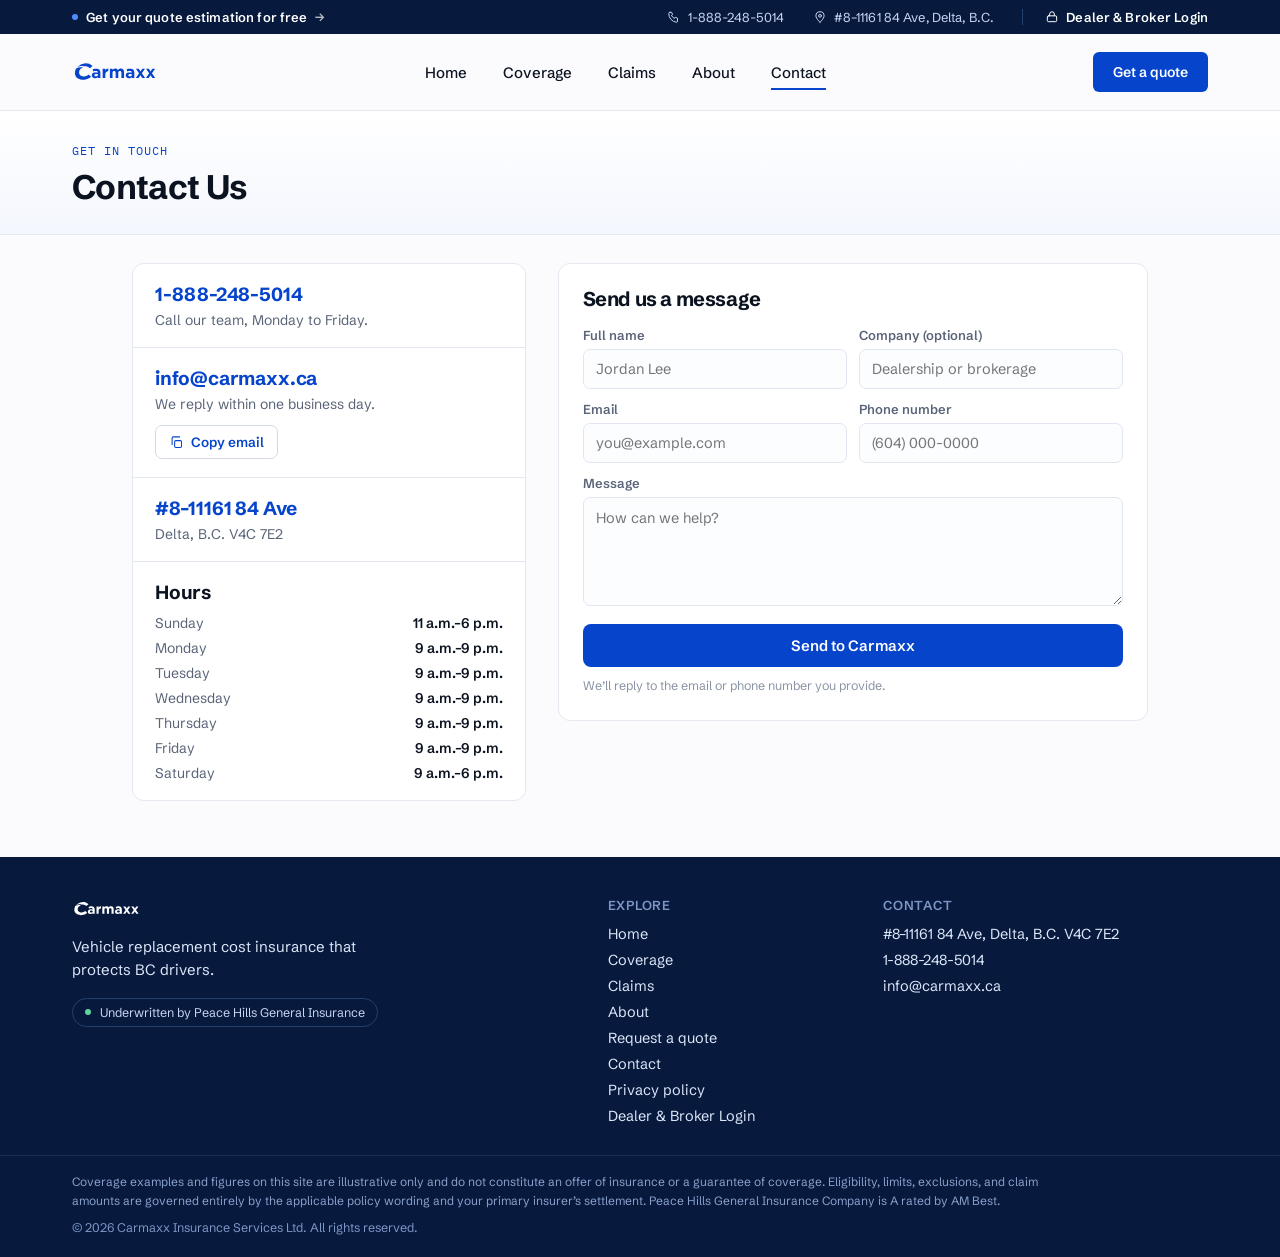
<file: site/contact.html>
<!DOCTYPE html>
<html lang="en">
<head>
  <meta charset="utf-8" />
  <meta name="viewport" content="width=device-width, initial-scale=1" />
  <title>Contact | Carmaxx</title>
  <meta name="description" content="Call 1-888-248-5014, email info@carmaxx.ca, or send us a message and we will reply within one business day." />
  <link rel="icon" href="assets/logo-blue.svg" />
  <link rel="preconnect" href="https://fonts.googleapis.com" />
  <link rel="preconnect" href="https://fonts.gstatic.com" crossorigin="anonymous" />
  <link href="https://fonts.googleapis.com/css2?family=Schibsted+Grotesk:wght@400;500;600;700;800&family=IBM+Plex+Mono:wght@400;500&display=swap" rel="stylesheet" />
  <link rel="stylesheet" href="styles.css" />
</head>
<body>


<div style="min-height:100vh; background:#FBFBFD;">

  <div style="background:#071A3D; color:#C6D4F2; font-size:13px; letter-spacing:0.01em;">
    <div style="max-width:1200px; margin:0 auto; padding:9px 32px; display:flex; align-items:center; justify-content:space-between; gap:24px;">
      <a href="quote.html" style="display:flex; align-items:center; gap:8px; color:#FFFFFF; font-weight:600;" class="x120">
        <span style="display:inline-block; width:6px; height:6px; border-radius:50%; background:#4C8CFF;"></span>
        <span>Get your quote estimation for free</span>
        <span style="opacity:0.7;">&#8594;</span>
      </a>
      <div style="display:flex; align-items:center; gap:28px;">
        <a href="tel:18882485014" style="display:flex; align-items:center; gap:7px; color:#C6D4F2;" class="x121">
          <svg viewBox="0 0 24 24" width="14" height="14" fill="none" stroke="currentColor" stroke-width="1.7" stroke-linecap="round" stroke-linejoin="round" aria-hidden="true"><path d="M5 4h3l1.6 4-2 1.2a11 11 0 0 0 5.2 5.2l1.2-2 4 1.6V19a2 2 0 0 1-2 2A15 15 0 0 1 3 6a2 2 0 0 1 2-2z"></path></svg>
          <span>1-888-248-5014</span>
        </a>
        <a href="https://maps.app.goo.gl/x2WsyaY8X3nnMoYH7" target="_blank" rel="noopener" style="display:flex; align-items:center; gap:7px; color:#C6D4F2;" class="x122">
          <svg viewBox="0 0 24 24" width="14" height="14" fill="none" stroke="currentColor" stroke-width="1.7" stroke-linecap="round" stroke-linejoin="round" aria-hidden="true"><path d="M12 21s7-6.3 7-11a7 7 0 0 0-14 0c0 4.7 7 11 7 11z"></path><circle cx="12" cy="10" r="2.4"></circle></svg>
          <span>#8&#8211;11161 84 Ave, Delta, B.C.</span>
        </a>
        <a href="https://portal.carmaxx.ca/login" target="_blank" rel="noopener" style="display:flex; align-items:center; gap:7px; color:#FFFFFF; font-weight:600; border-left:1px solid #24406F; padding-left:22px;" class="x123">
          <svg viewBox="0 0 24 24" width="14" height="14" fill="none" stroke="currentColor" stroke-width="1.7" stroke-linecap="round" stroke-linejoin="round" aria-hidden="true"><rect x="4" y="10" width="16" height="10" rx="2"></rect><path d="M8 10V7a4 4 0 0 1 8 0v3"></path></svg>
          <span>Dealer &amp; Broker Login</span>
        </a>
      </div>
    </div>
  </div>

  <header style="position:sticky; top:0; z-index:20; background:rgba(251,251,253,0.92); backdrop-filter:blur(10px); border-bottom:1px solid #E4E8F0;">
    <div style="max-width:1200px; margin:0 auto; padding:0 32px; height:76px; display:flex; align-items:center; justify-content:space-between; gap:40px;">
      <a href="index.html" style="display:flex; align-items:center;">
        <img src="assets/logo-blue.svg" alt="Carmaxx" style="height:30px; width:auto; display:block;" />
      </a>
      <nav style="display:flex; align-items:center; gap:36px; font-size:15px; font-weight:500;">
        <a href="index.html" style="color:#0B1220; padding:6px 0; position:relative;" class="x124">Home
          
        </a>
        <a href="coverage.html" style="color:#0B1220; padding:6px 0; position:relative;" class="x125">Coverage
          
        </a>
        <a href="claims.html" style="color:#0B1220; padding:6px 0; position:relative;" class="x126">Claims
          
        </a>
        <a href="about.html" style="color:#0B1220; padding:6px 0; position:relative;" class="x127">About
          
        </a>
        <a href="contact.html" style="color:#0B1220; padding:6px 0; position:relative;" class="x128">Contact
          <span style="position:absolute; left:0; right:0; bottom:-2px; height:2px; background:#0644CC;"></span>
        </a>
      </nav>
      <div style="display:flex; align-items:center; gap:20px;">
        <a href="quote.html" style="background:#0644CC; color:#FFFFFF; font-size:14px; font-weight:600; padding:11px 20px; border-radius:6px;" class="x129">Get a quote</a>
      </div>
    </div>
  </header>

  <main>
    <section style="border-bottom:1px solid #E4E8F0; background:linear-gradient(180deg,#FFFFFF 0%,#F4F7FE 100%);">
      <div style="max-width:1200px; margin:0 auto; padding:32px 32px 28px;">
        <div style="font-family:'IBM Plex Mono', monospace; font-size:12px; letter-spacing:0.08em; text-transform:uppercase; color:#0644CC;">Get in touch</div>
        <h1 style="margin:10px 0 0; font-size:34px; line-height:1.12; letter-spacing:-0.02em; font-weight:700;">Contact Us</h1>
      </div>
    </section>

    <section style="max-width:1080px; margin:0 auto; padding:28px 32px 56px; display:grid; grid-template-columns:0.8fr 1.2fr; gap:32px; align-items:start;">
      <div style="display:grid; gap:1px; background:#E4E8F0; border:1px solid #E4E8F0; border-radius:12px; overflow:hidden;">
        <div style="background:#FFFFFF; padding:18px 22px;">
          <a href="tel:18882485014" style="font-size:19px; font-weight:700; letter-spacing:-0.01em;">1-888-248-5014</a>
          <p style="margin:5px 0 0; font-size:14px; color:#5A6478;">Call our team, Monday to Friday.</p>
        </div>
        <div style="background:#FFFFFF; padding:18px 22px;">
          <a href="mailto:info@carmaxx.ca" style="font-size:19px; font-weight:700; letter-spacing:-0.01em;">info@carmaxx.ca</a>
          <p style="margin:5px 0 0; font-size:14px; color:#5A6478;">We reply within one business day.</p>
          <button type="button" class="copy-email" data-email="info@carmaxx.ca" aria-label="Copy email address" style="margin-top:12px; display:inline-flex; align-items:center; gap:7px; font-family:inherit; cursor:pointer; background:#FFFFFF; color:#0644CC; border:1px solid #D3D9E6; border-radius:7px; padding:8px 13px; font-size:13.5px; font-weight:600;"><svg viewBox="0 0 24 24" width="15" height="15" fill="none" stroke="currentColor" stroke-width="1.7" stroke-linecap="round" stroke-linejoin="round" aria-hidden="true"><rect x="9" y="9" width="11" height="11" rx="2"></rect><path d="M5 15V5a2 2 0 0 1 2-2h10"></path></svg><span class="copy-email-label">Copy email</span></button>
        </div>
        <div style="background:#FFFFFF; padding:18px 22px;">
          <a href="https://maps.app.goo.gl/x2WsyaY8X3nnMoYH7" target="_blank" rel="noopener" style="font-size:19px; font-weight:700; letter-spacing:-0.01em;">#8&#8211;11161 84 Ave</a>
          <p style="margin:5px 0 0; font-size:14px; color:#5A6478;">Delta, B.C. V4C 7E2</p>
        </div>
        <div style="background:#FFFFFF; padding:18px 22px;">
          <div style="font-size:19px; font-weight:700; letter-spacing:-0.01em;">Hours</div>
          <div style="margin-top:10px; display:grid; gap:7px; font-size:14px; color:#5A6478;">
            <div style="display:flex; justify-content:space-between; gap:16px;"><span>Sunday</span><span style="color:#0B1220; font-weight:600; white-space:nowrap;">11 a.m.&#8211;6 p.m.</span></div>
            <div style="display:flex; justify-content:space-between; gap:16px;"><span>Monday</span><span style="color:#0B1220; font-weight:600; white-space:nowrap;">9 a.m.&#8211;9 p.m.</span></div>
            <div style="display:flex; justify-content:space-between; gap:16px;"><span>Tuesday</span><span style="color:#0B1220; font-weight:600; white-space:nowrap;">9 a.m.&#8211;9 p.m.</span></div>
            <div style="display:flex; justify-content:space-between; gap:16px;"><span>Wednesday</span><span style="color:#0B1220; font-weight:600; white-space:nowrap;">9 a.m.&#8211;9 p.m.</span></div>
            <div style="display:flex; justify-content:space-between; gap:16px;"><span>Thursday</span><span style="color:#0B1220; font-weight:600; white-space:nowrap;">9 a.m.&#8211;9 p.m.</span></div>
            <div style="display:flex; justify-content:space-between; gap:16px;"><span>Friday</span><span style="color:#0B1220; font-weight:600; white-space:nowrap;">9 a.m.&#8211;9 p.m.</span></div>
            <div style="display:flex; justify-content:space-between; gap:16px;"><span>Saturday</span><span style="color:#0B1220; font-weight:600; white-space:nowrap;">9 a.m.&#8211;6 p.m.</span></div>
          </div>
        </div>
      </div>

      <div style="background:#FFFFFF; border:1px solid #E4E8F0; border-radius:12px; padding:22px 24px 24px;">
        <h2 style="margin:0; font-size:20px; letter-spacing:-0.02em; font-weight:700;" id="contact-heading">Send us a message</h2>
        <div style="margin-top:16px; display:grid; grid-template-columns:1fr 1fr; gap:12px;">
          <label style="display:grid; gap:6px; font-size:13px; font-weight:600; color:#5A6478;">Full name
            <input id="c-name" placeholder="Jordan Lee" style="font-family:inherit; font-size:14.5px; padding:10px 12px; border:1px solid #E1E6F0; border-radius:7px; background:#FCFDFF; color:#0B1220; outline:none;" / class="x130">
          </label>
          <label style="display:grid; gap:6px; font-size:13px; font-weight:600; color:#5A6478;">Company (optional)
            <input id="c-company" placeholder="Dealership or brokerage" style="font-family:inherit; font-size:14.5px; padding:10px 12px; border:1px solid #E1E6F0; border-radius:7px; background:#FCFDFF; color:#0B1220; outline:none;" / class="x131">
          </label>
          <label style="display:grid; gap:6px; font-size:13px; font-weight:600; color:#5A6478;">Email
            <input id="c-email" placeholder="you@example.com" style="font-family:inherit; font-size:14.5px; padding:10px 12px; border:1px solid #E1E6F0; border-radius:7px; background:#FCFDFF; color:#0B1220; outline:none;" / class="x132">
          </label>
          <label style="display:grid; gap:6px; font-size:13px; font-weight:600; color:#5A6478;">Phone number
            <input id="c-phone" placeholder="(604) 000-0000" style="font-family:inherit; font-size:14.5px; padding:10px 12px; border:1px solid #E1E6F0; border-radius:7px; background:#FCFDFF; color:#0B1220; outline:none;" / class="x133">
          </label>
        </div>
        <label style="margin-top:12px; display:grid; gap:6px; font-size:13px; font-weight:600; color:#5A6478;">Message
          <textarea id="c-msg" rows="4" placeholder="How can we help?" style="font-family:inherit; font-size:14.5px; line-height:1.5; padding:10px 12px; border:1px solid #E1E6F0; border-radius:7px; background:#FCFDFF; color:#0B1220; outline:none; resize:vertical;" class="x134"></textarea>
        </label>
        <input type="checkbox" name="botcheck" style="display:none" tabindex="-1" autocomplete="off" />
        <button style="margin-top:18px; width:100%; font-family:inherit; border:none; cursor:pointer; background:#0644CC; color:#FFFFFF; font-size:15px; font-weight:600; padding:12px 24px; border-radius:8px;" class="x135" id="send-contact">Send to Carmaxx</button>
        <p style="margin:10px 0 0; font-size:12.5px; line-height:1.5; color:#8A93A6;">We&#8217;ll reply to the email or phone number you provide.</p>
      </div>
    </section>
  </main>
  <footer style="background:#071A3D; color:#B9C9EA;">
    <div style="max-width:1200px; margin:0 auto; padding:40px 32px 30px; display:grid; grid-template-columns:1.5fr 0.7fr 1fr; gap:48px;">
      <div>
        <img src="assets/logo-white.svg" alt="Carmaxx" style="height:24px; width:auto; display:block;" />
        <p style="margin:14px 0 0; font-size:15px; line-height:1.55; color:#DCE6F8; max-width:340px;">Vehicle replacement cost insurance that protects BC drivers.</p>
        <div style="margin-top:16px; display:inline-flex; align-items:center; gap:9px; font-size:12.5px; color:#C6D4F2; border:1px solid #24406F; padding:6px 12px; border-radius:100px;">
          <span style="display:inline-block; width:6px; height:6px; border-radius:50%; background:#5FD59B;"></span>
          <span>Underwritten by Peace Hills General Insurance</span>
        </div>
      </div>
      <div>
        <div style="font-size:13px; font-weight:600; letter-spacing:0.06em; text-transform:uppercase; color:#7E96C6;">Explore</div>
        <div style="margin-top:12px; display:grid; gap:8px; font-size:14.5px;">
          <a href="index.html" style="color:#DCE6F8;" class="x136">Home</a>
          <a href="coverage.html" style="color:#DCE6F8;" class="x137">Coverage</a>
          <a href="claims.html" style="color:#DCE6F8;" class="x138">Claims</a>
          <a href="about.html" style="color:#DCE6F8;" class="x139">About</a>
          <a href="quote.html" style="color:#DCE6F8;" class="x140">Request a quote</a>
          <a href="contact.html" style="color:#DCE6F8;" class="x141">Contact</a>
          <a href="privacy.html" style="color:#DCE6F8;" class="x142">Privacy policy</a>
          <a href="https://portal.carmaxx.ca/login" target="_blank" rel="noopener" style="color:#DCE6F8;" class="x143">Dealer &amp; Broker Login</a>
        </div>
      </div>
      <div>
        <div style="font-size:13px; font-weight:600; letter-spacing:0.06em; text-transform:uppercase; color:#7E96C6;">Contact</div>
        <div style="margin-top:12px; display:grid; gap:8px; font-size:14.5px;">
          <a href="https://maps.app.goo.gl/x2WsyaY8X3nnMoYH7" target="_blank" rel="noopener" style="color:#DCE6F8;" class="x144">#8&#8211;11161 84 Ave, Delta, B.C. V4C 7E2</a>
          <a href="tel:18882485014" style="color:#DCE6F8;" class="x145">1-888-248-5014</a>
          <a href="mailto:info@carmaxx.ca" style="color:#DCE6F8;" class="x146">info@carmaxx.ca</a>
        </div>
      </div>
    </div>
    <div style="border-top:1px solid #16305A;">
      <div style="max-width:1200px; margin:0 auto; padding:16px 32px 22px; display:grid; gap:10px;">
        <p style="margin:0; font-size:12px; line-height:1.6; color:#8AA1CC; max-width:1000px;">Coverage examples and figures on this site are illustrative only and do not constitute an offer of insurance or a guarantee of coverage. Eligibility, limits, exclusions, and claim amounts are governed entirely by the applicable policy wording and your primary insurer&#8217;s settlement. Peace Hills General Insurance Company is A rated by AM Best.</p>
        <div style="font-size:12.5px; color:#7E96C6;">&#169; 2026 Carmaxx Insurance Services Ltd. All rights reserved.</div>
      </div>
    </div>
  </footer>
</div>

  <script src="forms.js"></script>
</body>
</html>
</file>
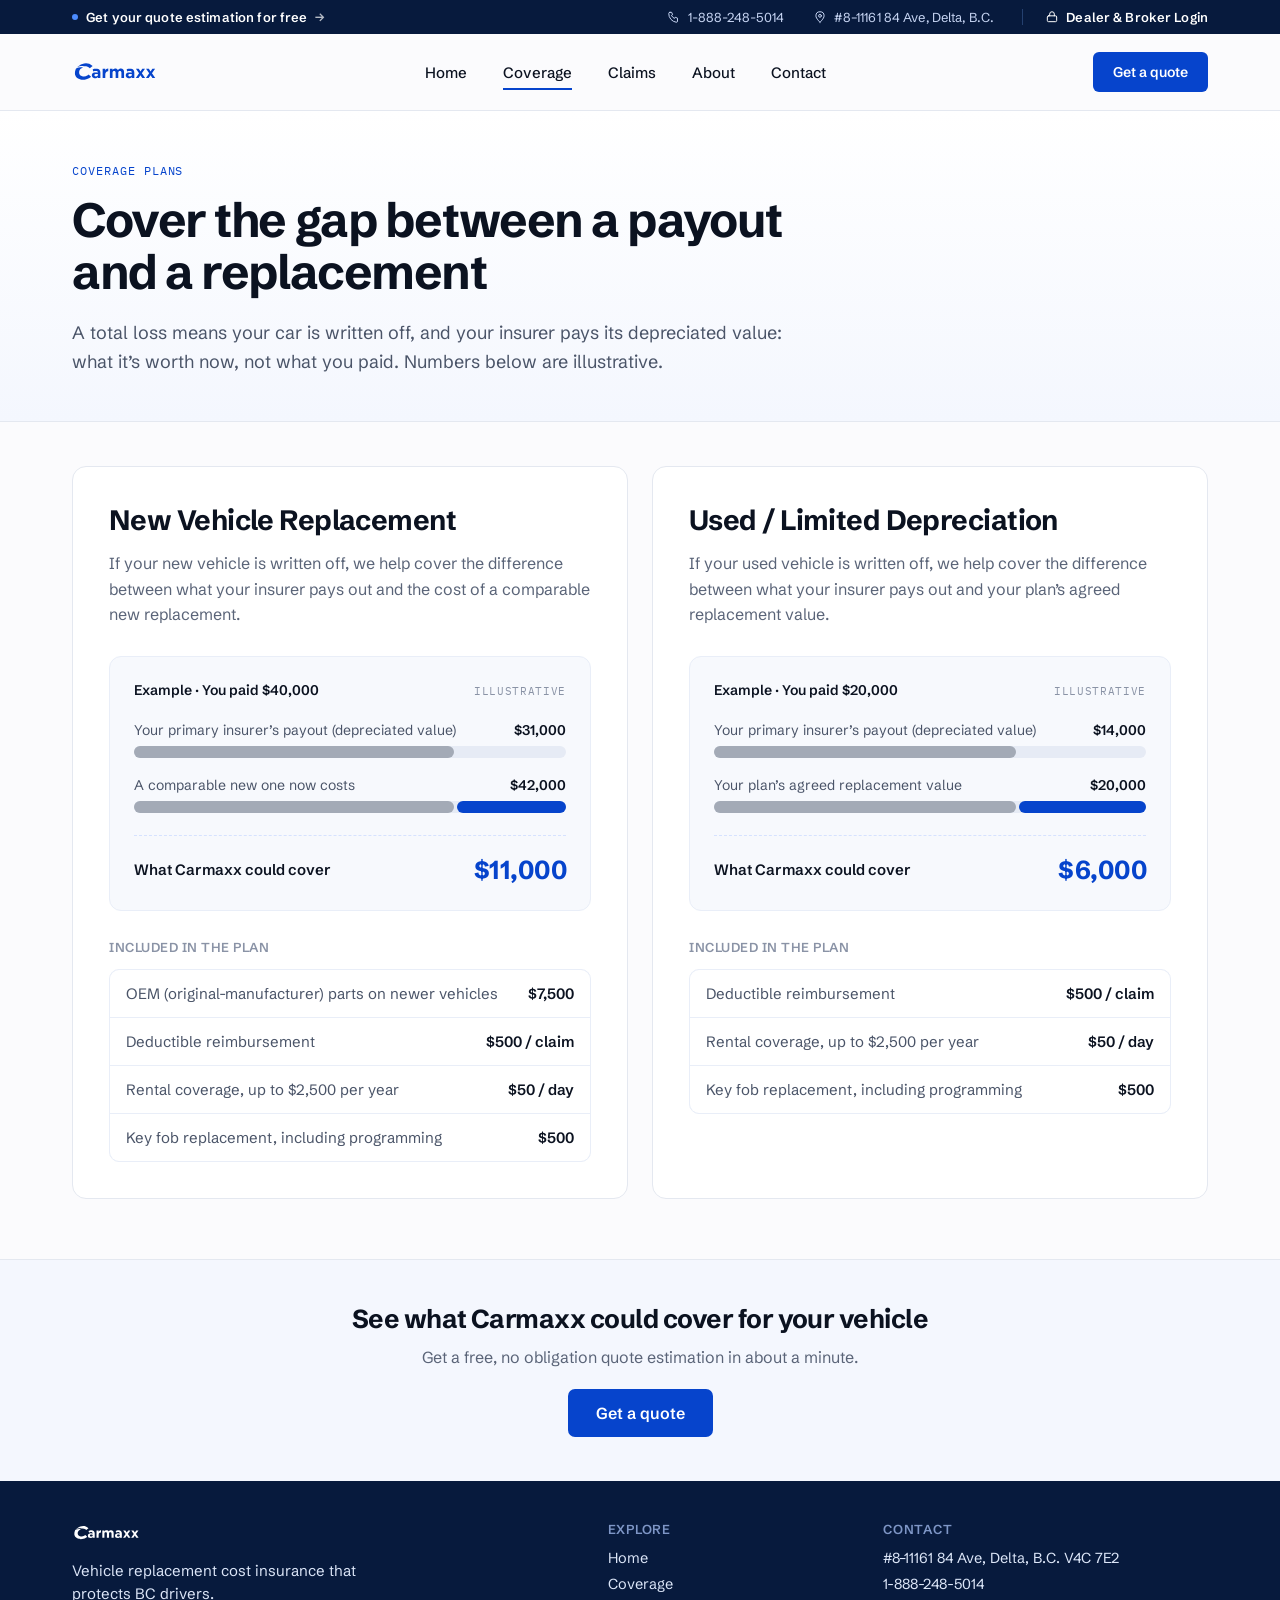
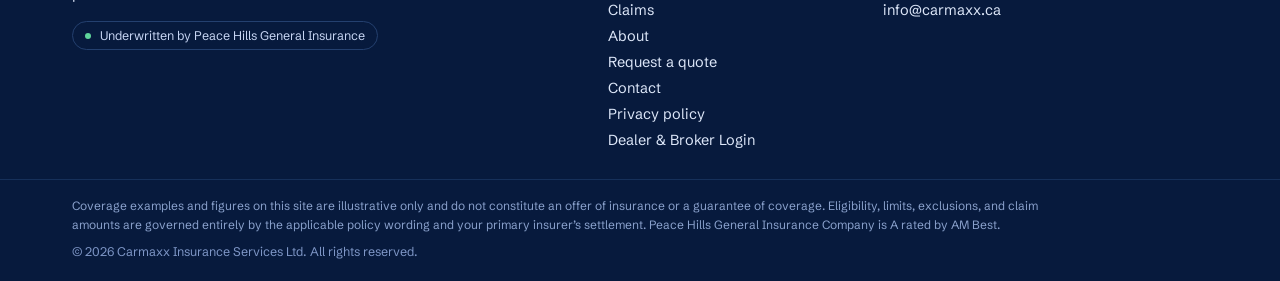
<file: site/coverage.html>
<!DOCTYPE html>
<html lang="en">
<head>
  <meta charset="utf-8" />
  <meta name="viewport" content="width=device-width, initial-scale=1" />
  <title>Coverage | Carmaxx Vehicle Replacement Cost Insurance</title>
  <meta name="description" content="New Vehicle Replacement and Used / Limited Depreciation coverage. See what Carmaxx includes, with two illustrative examples of the gap we help cover." />
  <link rel="icon" href="assets/logo-blue.svg" />
  <link rel="preconnect" href="https://fonts.googleapis.com" />
  <link rel="preconnect" href="https://fonts.gstatic.com" crossorigin="anonymous" />
  <link href="https://fonts.googleapis.com/css2?family=Schibsted+Grotesk:wght@400;500;600;700;800&family=IBM+Plex+Mono:wght@400;500&display=swap" rel="stylesheet" />
  <link rel="stylesheet" href="styles.css" />
</head>
<body>


<div style="min-height:100vh; background:#FBFBFD;">

  <div style="background:#071A3D; color:#C6D4F2; font-size:13px; letter-spacing:0.01em;">
    <div style="max-width:1200px; margin:0 auto; padding:9px 32px; display:flex; align-items:center; justify-content:space-between; gap:24px;">
      <a href="quote.html" style="display:flex; align-items:center; gap:8px; color:#FFFFFF; font-weight:600;" class="x26">
        <span style="display:inline-block; width:6px; height:6px; border-radius:50%; background:#4C8CFF;"></span>
        <span>Get your quote estimation for free</span>
        <span style="opacity:0.7;">&#8594;</span>
      </a>
      <div style="display:flex; align-items:center; gap:28px;">
        <a href="tel:18882485014" style="display:flex; align-items:center; gap:7px; color:#C6D4F2;" class="x27">
          <svg viewBox="0 0 24 24" width="14" height="14" fill="none" stroke="currentColor" stroke-width="1.7" stroke-linecap="round" stroke-linejoin="round" aria-hidden="true"><path d="M5 4h3l1.6 4-2 1.2a11 11 0 0 0 5.2 5.2l1.2-2 4 1.6V19a2 2 0 0 1-2 2A15 15 0 0 1 3 6a2 2 0 0 1 2-2z"></path></svg>
          <span>1-888-248-5014</span>
        </a>
        <a href="https://maps.app.goo.gl/x2WsyaY8X3nnMoYH7" target="_blank" rel="noopener" style="display:flex; align-items:center; gap:7px; color:#C6D4F2;" class="x28">
          <svg viewBox="0 0 24 24" width="14" height="14" fill="none" stroke="currentColor" stroke-width="1.7" stroke-linecap="round" stroke-linejoin="round" aria-hidden="true"><path d="M12 21s7-6.3 7-11a7 7 0 0 0-14 0c0 4.7 7 11 7 11z"></path><circle cx="12" cy="10" r="2.4"></circle></svg>
          <span>#8&#8211;11161 84 Ave, Delta, B.C.</span>
        </a>
        <a href="https://portal.carmaxx.ca/login" target="_blank" rel="noopener" style="display:flex; align-items:center; gap:7px; color:#FFFFFF; font-weight:600; border-left:1px solid #24406F; padding-left:22px;" class="x29">
          <svg viewBox="0 0 24 24" width="14" height="14" fill="none" stroke="currentColor" stroke-width="1.7" stroke-linecap="round" stroke-linejoin="round" aria-hidden="true"><rect x="4" y="10" width="16" height="10" rx="2"></rect><path d="M8 10V7a4 4 0 0 1 8 0v3"></path></svg>
          <span>Dealer &amp; Broker Login</span>
        </a>
      </div>
    </div>
  </div>

  <header style="position:sticky; top:0; z-index:20; background:rgba(251,251,253,0.92); backdrop-filter:blur(10px); border-bottom:1px solid #E4E8F0;">
    <div style="max-width:1200px; margin:0 auto; padding:0 32px; height:76px; display:flex; align-items:center; justify-content:space-between; gap:40px;">
      <a href="index.html" style="display:flex; align-items:center;">
        <img src="assets/logo-blue.svg" alt="Carmaxx" style="height:30px; width:auto; display:block;" />
      </a>
      <nav style="display:flex; align-items:center; gap:36px; font-size:15px; font-weight:500;">
        <a href="index.html" style="color:#0B1220; padding:6px 0; position:relative;" class="x30">Home
          
        </a>
        <a href="coverage.html" style="color:#0B1220; padding:6px 0; position:relative;" class="x31">Coverage
          <span style="position:absolute; left:0; right:0; bottom:-2px; height:2px; background:#0644CC;"></span>
        </a>
        <a href="claims.html" style="color:#0B1220; padding:6px 0; position:relative;" class="x32">Claims
          
        </a>
        <a href="about.html" style="color:#0B1220; padding:6px 0; position:relative;" class="x33">About
          
        </a>
        <a href="contact.html" style="color:#0B1220; padding:6px 0; position:relative;" class="x34">Contact
          
        </a>
      </nav>
      <div style="display:flex; align-items:center; gap:20px;">
        <a href="quote.html" style="background:#0644CC; color:#FFFFFF; font-size:14px; font-weight:600; padding:11px 20px; border-radius:6px;" class="x35">Get a quote</a>
      </div>
    </div>
  </header>

  <main>
    <section style="border-bottom:1px solid #E4E8F0; background:linear-gradient(180deg,#FFFFFF 0%,#F4F7FE 100%);">
      <div style="max-width:1200px; margin:0 auto; padding:52px 32px 44px; max-width:1200px;">
        <div style="font-family:'IBM Plex Mono', monospace; font-size:12px; letter-spacing:0.08em; text-transform:uppercase; color:#0644CC;">Coverage plans</div>
        <h1 style="margin:16px 0 0; font-size:48px; line-height:1.08; letter-spacing:-0.03em; font-weight:700; max-width:760px;">Cover the gap between a payout and a replacement</h1>
        <p style="margin:20px 0 0; font-size:18px; line-height:1.65; color:#4A5468; max-width:720px;">A total loss means your car is written off, and your insurer pays its depreciated value: what it&#8217;s worth now, not what you paid. Numbers below are illustrative.</p>
      </div>
    </section>

    <section style="max-width:1200px; margin:0 auto; padding:44px 32px 60px; display:grid; grid-template-columns:1fr 1fr; gap:24px;">

      <div style="background:#FFFFFF; border:1px solid #E4E8F0; border-radius:14px; padding:36px;">
        <h2 style="margin:0; font-size:28px; letter-spacing:-0.02em; font-weight:700;">New Vehicle Replacement</h2>
        <p style="margin:14px 0 0; font-size:16px; line-height:1.6; color:#5A6478;">If your new vehicle is written off, we help cover the difference between what your insurer pays out and the cost of a comparable new replacement.</p>

        <div style="margin-top:28px; background:#F7F9FD; border:1px solid #E9EEF8; border-radius:12px; padding:24px;">
          <div style="display:flex; justify-content:space-between; align-items:baseline;">
            <div style="font-size:14px; font-weight:600; color:#0B1220;">Example &#183; You paid $40,000</div>
            <div style="font-family:'IBM Plex Mono', monospace; font-size:11px; color:#8A93A6; letter-spacing:0.06em; text-transform:uppercase;">Illustrative</div>
          </div>
          <div style="margin-top:22px; display:grid; gap:18px;">
            <div>
              <div style="display:flex; justify-content:space-between; font-size:14px; color:#4A5468; margin-bottom:7px;"><span>Your primary insurer&#8217;s payout (depreciated value)</span><span style="font-weight:600; color:#0B1220;">$31,000</span></div>
              <div style="height:12px; border-radius:6px; background:#E6EBF5;"><div style="width:74%; height:12px; border-radius:6px; background:#A3AAB6;"></div></div>
            </div>
            <div>
              <div style="display:flex; justify-content:space-between; font-size:14px; color:#4A5468; margin-bottom:7px;"><span>A comparable new one now costs</span><span style="font-weight:600; color:#0B1220;">$42,000</span></div>
              <div style="height:12px; border-radius:6px; background:#E6EBF5; display:flex; gap:3px;"><div style="width:74%; height:12px; border-radius:6px; background:#A3AAB6;"></div><div style="flex:1; height:12px; border-radius:6px; background:#0644CC;"></div></div>
            </div>
          </div>
          <div style="margin-top:22px; padding-top:18px; border-top:1px dashed #D6E2FF; display:flex; align-items:center; justify-content:space-between;">
            <div style="font-size:15px; font-weight:600;">What Carmaxx could cover</div>
            <div style="font-size:26px; font-weight:700; letter-spacing:-0.02em; color:#0644CC;">$11,000</div>
          </div>
        </div>

        <div style="margin-top:28px;">
          <div style="font-size:13px; font-weight:600; letter-spacing:0.04em; text-transform:uppercase; color:#8A93A6;">Included in the plan</div>
          <div style="margin-top:14px; display:grid; gap:1px; background:#E9EEF8; border:1px solid #E9EEF8; border-radius:10px; overflow:hidden;">
            <div style="background:#FFFFFF; padding:14px 16px; display:flex; justify-content:space-between; gap:16px; font-size:15px;"><span style="color:#4A5468;">OEM (original-manufacturer) parts on newer vehicles</span><span style="font-weight:600; white-space:nowrap;">$7,500</span></div>
            <div style="background:#FFFFFF; padding:14px 16px; display:flex; justify-content:space-between; gap:16px; font-size:15px;"><span style="color:#4A5468;">Deductible reimbursement</span><span style="font-weight:600; white-space:nowrap;">$500 / claim</span></div>
            <div style="background:#FFFFFF; padding:14px 16px; display:flex; justify-content:space-between; gap:16px; font-size:15px;"><span style="color:#4A5468;">Rental coverage, up to $2,500 per year</span><span style="font-weight:600; white-space:nowrap;">$50 / day</span></div>
            <div style="background:#FFFFFF; padding:14px 16px; display:flex; justify-content:space-between; gap:16px; font-size:15px;"><span style="color:#4A5468;">Key fob replacement, including programming</span><span style="font-weight:600; white-space:nowrap;">$500</span></div>
          </div>
        </div>
      </div>

      <div style="background:#FFFFFF; border:1px solid #E4E8F0; border-radius:14px; padding:36px;">
        <h2 style="margin:0; font-size:28px; letter-spacing:-0.02em; font-weight:700;">Used / Limited Depreciation</h2>
        <p style="margin:14px 0 0; font-size:16px; line-height:1.6; color:#5A6478;">If your used vehicle is written off, we help cover the difference between what your insurer pays out and your plan&#8217;s agreed replacement value.</p>

        <div style="margin-top:28px; background:#F7F9FD; border:1px solid #E9EEF8; border-radius:12px; padding:24px;">
          <div style="display:flex; justify-content:space-between; align-items:baseline;">
            <div style="font-size:14px; font-weight:600; color:#0B1220;">Example &#183; You paid $20,000</div>
            <div style="font-family:'IBM Plex Mono', monospace; font-size:11px; color:#8A93A6; letter-spacing:0.06em; text-transform:uppercase;">Illustrative</div>
          </div>
          <div style="margin-top:22px; display:grid; gap:18px;">
            <div>
              <div style="display:flex; justify-content:space-between; font-size:14px; color:#4A5468; margin-bottom:7px;"><span>Your primary insurer&#8217;s payout (depreciated value)</span><span style="font-weight:600; color:#0B1220;">$14,000</span></div>
              <div style="height:12px; border-radius:6px; background:#E6EBF5;"><div style="width:70%; height:12px; border-radius:6px; background:#A3AAB6;"></div></div>
            </div>
            <div>
              <div style="display:flex; justify-content:space-between; font-size:14px; color:#4A5468; margin-bottom:7px;"><span>Your plan&#8217;s agreed replacement value</span><span style="font-weight:600; color:#0B1220;">$20,000</span></div>
              <div style="height:12px; border-radius:6px; background:#E6EBF5; display:flex; gap:3px;"><div style="width:70%; height:12px; border-radius:6px; background:#A3AAB6;"></div><div style="flex:1; height:12px; border-radius:6px; background:#0644CC;"></div></div>
            </div>
          </div>
          <div style="margin-top:22px; padding-top:18px; border-top:1px dashed #D6E2FF; display:flex; align-items:center; justify-content:space-between;">
            <div style="font-size:15px; font-weight:600;">What Carmaxx could cover</div>
            <div style="font-size:26px; font-weight:700; letter-spacing:-0.02em; color:#0644CC;">$6,000</div>
          </div>
        </div>

        <div style="margin-top:28px;">
          <div style="font-size:13px; font-weight:600; letter-spacing:0.04em; text-transform:uppercase; color:#8A93A6;">Included in the plan</div>
          <div style="margin-top:14px; display:grid; gap:1px; background:#E9EEF8; border:1px solid #E9EEF8; border-radius:10px; overflow:hidden;">
            <div style="background:#FFFFFF; padding:14px 16px; display:flex; justify-content:space-between; gap:16px; font-size:15px;"><span style="color:#4A5468;">Deductible reimbursement</span><span style="font-weight:600; white-space:nowrap;">$500 / claim</span></div>
            <div style="background:#FFFFFF; padding:14px 16px; display:flex; justify-content:space-between; gap:16px; font-size:15px;"><span style="color:#4A5468;">Rental coverage, up to $2,500 per year</span><span style="font-weight:600; white-space:nowrap;">$50 / day</span></div>
            <div style="background:#FFFFFF; padding:14px 16px; display:flex; justify-content:space-between; gap:16px; font-size:15px;"><span style="color:#4A5468;">Key fob replacement, including programming</span><span style="font-weight:600; white-space:nowrap;">$500</span></div>
          </div>
        </div>
      </div>
    </section>

    <section style="border-top:1px solid #E4E8F0; background:#F4F7FE;">
      <div style="max-width:1200px; margin:0 auto; padding:44px 32px; display:flex; flex-direction:column; align-items:center; text-align:center; gap:18px;">
        <div>
          <h2 style="margin:0; font-size:26px; line-height:1.2; letter-spacing:-0.02em; font-weight:700;">See what Carmaxx could cover for your vehicle</h2>
          <p style="margin:10px 0 0; font-size:16px; line-height:1.6; color:#5A6478;">Get a free, no obligation quote estimation in about a minute.</p>
        </div>
        <a href="quote.html" class="qcta" style="background:#0644CC; color:#FFFFFF; font-size:16px; font-weight:600; padding:14px 28px; border-radius:7px; white-space:nowrap;">Get a quote</a>
      </div>
    </section>
  </main>
  <footer style="background:#071A3D; color:#B9C9EA;">
    <div style="max-width:1200px; margin:0 auto; padding:40px 32px 30px; display:grid; grid-template-columns:1.5fr 0.7fr 1fr; gap:48px;">
      <div>
        <img src="assets/logo-white.svg" alt="Carmaxx" style="height:24px; width:auto; display:block;" />
        <p style="margin:14px 0 0; font-size:15px; line-height:1.55; color:#DCE6F8; max-width:340px;">Vehicle replacement cost insurance that protects BC drivers.</p>
        <div style="margin-top:16px; display:inline-flex; align-items:center; gap:9px; font-size:12.5px; color:#C6D4F2; border:1px solid #24406F; padding:6px 12px; border-radius:100px;">
          <span style="display:inline-block; width:6px; height:6px; border-radius:50%; background:#5FD59B;"></span>
          <span>Underwritten by Peace Hills General Insurance</span>
        </div>
      </div>
      <div>
        <div style="font-size:13px; font-weight:600; letter-spacing:0.06em; text-transform:uppercase; color:#7E96C6;">Explore</div>
        <div style="margin-top:12px; display:grid; gap:8px; font-size:14.5px;">
          <a href="index.html" style="color:#DCE6F8;" class="x36">Home</a>
          <a href="coverage.html" style="color:#DCE6F8;" class="x37">Coverage</a>
          <a href="claims.html" style="color:#DCE6F8;" class="x38">Claims</a>
          <a href="about.html" style="color:#DCE6F8;" class="x39">About</a>
          <a href="quote.html" style="color:#DCE6F8;" class="x40">Request a quote</a>
          <a href="contact.html" style="color:#DCE6F8;" class="x41">Contact</a>
          <a href="privacy.html" style="color:#DCE6F8;" class="x42">Privacy policy</a>
          <a href="https://portal.carmaxx.ca/login" target="_blank" rel="noopener" style="color:#DCE6F8;" class="x43">Dealer &amp; Broker Login</a>
        </div>
      </div>
      <div>
        <div style="font-size:13px; font-weight:600; letter-spacing:0.06em; text-transform:uppercase; color:#7E96C6;">Contact</div>
        <div style="margin-top:12px; display:grid; gap:8px; font-size:14.5px;">
          <a href="https://maps.app.goo.gl/x2WsyaY8X3nnMoYH7" target="_blank" rel="noopener" style="color:#DCE6F8;" class="x44">#8&#8211;11161 84 Ave, Delta, B.C. V4C 7E2</a>
          <a href="tel:18882485014" style="color:#DCE6F8;" class="x45">1-888-248-5014</a>
          <a href="mailto:info@carmaxx.ca" style="color:#DCE6F8;" class="x46">info@carmaxx.ca</a>
        </div>
      </div>
    </div>
    <div style="border-top:1px solid #16305A;">
      <div style="max-width:1200px; margin:0 auto; padding:16px 32px 22px; display:grid; gap:10px;">
        <p style="margin:0; font-size:12px; line-height:1.6; color:#8AA1CC; max-width:1000px;">Coverage examples and figures on this site are illustrative only and do not constitute an offer of insurance or a guarantee of coverage. Eligibility, limits, exclusions, and claim amounts are governed entirely by the applicable policy wording and your primary insurer&#8217;s settlement. Peace Hills General Insurance Company is A rated by AM Best.</p>
        <div style="font-size:12.5px; color:#7E96C6;">&#169; 2026 Carmaxx Insurance Services Ltd. All rights reserved.</div>
      </div>
    </div>
  </footer>
</div>

</body>
</html>
</file>
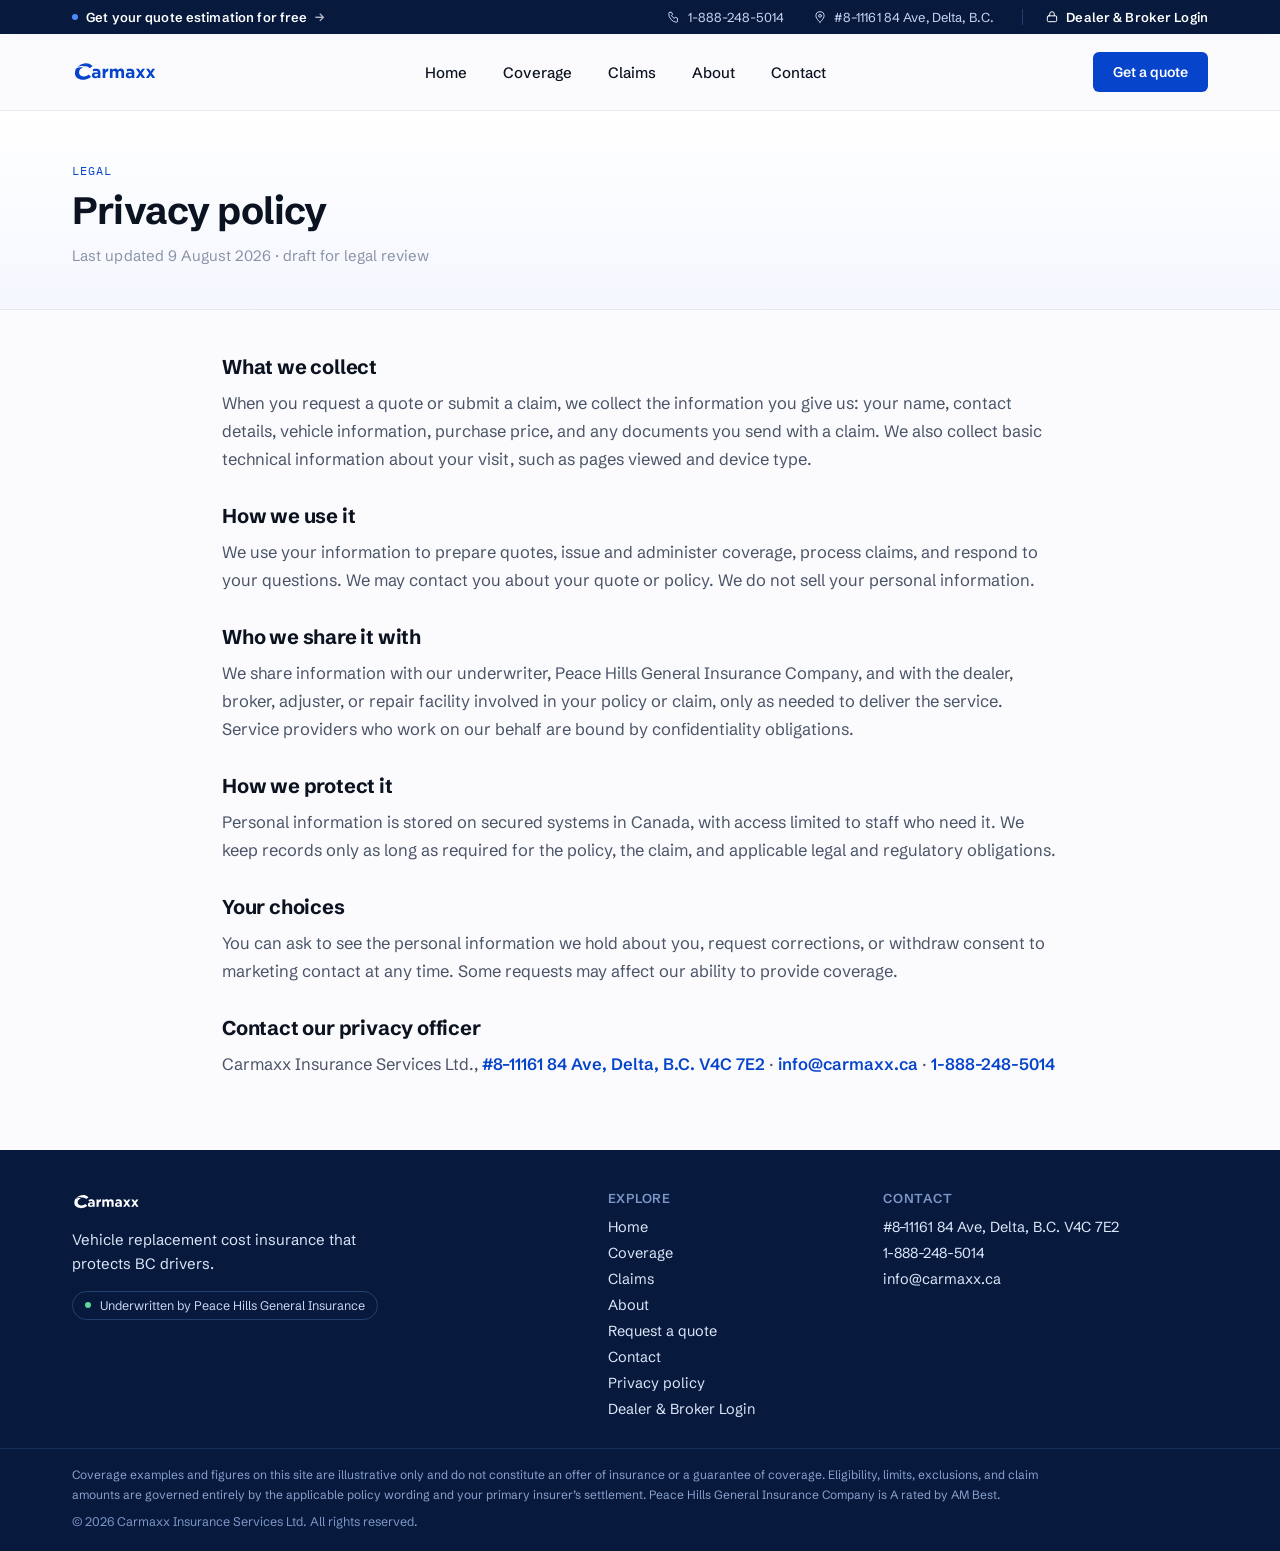
<file: site/privacy.html>
<!DOCTYPE html>
<html lang="en">
<head>
  <meta charset="utf-8" />
  <meta name="viewport" content="width=device-width, initial-scale=1" />
  <title>Privacy policy | Carmaxx</title>
  <meta name="description" content="How Carmaxx Insurance Services Ltd. collects, uses, and protects your personal information." />
  <link rel="icon" href="assets/logo-blue.svg" />
  <link rel="preconnect" href="https://fonts.googleapis.com" />
  <link rel="preconnect" href="https://fonts.gstatic.com" crossorigin="anonymous" />
  <link href="https://fonts.googleapis.com/css2?family=Schibsted+Grotesk:wght@400;500;600;700;800&family=IBM+Plex+Mono:wght@400;500&display=swap" rel="stylesheet" />
  <link rel="stylesheet" href="styles.css" />
</head>
<body>


<div style="min-height:100vh; background:#FBFBFD;">

  <div style="background:#071A3D; color:#C6D4F2; font-size:13px; letter-spacing:0.01em;">
    <div style="max-width:1200px; margin:0 auto; padding:9px 32px; display:flex; align-items:center; justify-content:space-between; gap:24px;">
      <a href="quote.html" style="display:flex; align-items:center; gap:8px; color:#FFFFFF; font-weight:600;" class="x147">
        <span style="display:inline-block; width:6px; height:6px; border-radius:50%; background:#4C8CFF;"></span>
        <span>Get your quote estimation for free</span>
        <span style="opacity:0.7;">&#8594;</span>
      </a>
      <div style="display:flex; align-items:center; gap:28px;">
        <a href="tel:18882485014" style="display:flex; align-items:center; gap:7px; color:#C6D4F2;" class="x148">
          <svg viewBox="0 0 24 24" width="14" height="14" fill="none" stroke="currentColor" stroke-width="1.7" stroke-linecap="round" stroke-linejoin="round" aria-hidden="true"><path d="M5 4h3l1.6 4-2 1.2a11 11 0 0 0 5.2 5.2l1.2-2 4 1.6V19a2 2 0 0 1-2 2A15 15 0 0 1 3 6a2 2 0 0 1 2-2z"></path></svg>
          <span>1-888-248-5014</span>
        </a>
        <a href="https://maps.app.goo.gl/x2WsyaY8X3nnMoYH7" target="_blank" rel="noopener" style="display:flex; align-items:center; gap:7px; color:#C6D4F2;" class="x149">
          <svg viewBox="0 0 24 24" width="14" height="14" fill="none" stroke="currentColor" stroke-width="1.7" stroke-linecap="round" stroke-linejoin="round" aria-hidden="true"><path d="M12 21s7-6.3 7-11a7 7 0 0 0-14 0c0 4.7 7 11 7 11z"></path><circle cx="12" cy="10" r="2.4"></circle></svg>
          <span>#8&#8211;11161 84 Ave, Delta, B.C.</span>
        </a>
        <a href="https://portal.carmaxx.ca/login" target="_blank" rel="noopener" style="display:flex; align-items:center; gap:7px; color:#FFFFFF; font-weight:600; border-left:1px solid #24406F; padding-left:22px;" class="x150">
          <svg viewBox="0 0 24 24" width="14" height="14" fill="none" stroke="currentColor" stroke-width="1.7" stroke-linecap="round" stroke-linejoin="round" aria-hidden="true"><rect x="4" y="10" width="16" height="10" rx="2"></rect><path d="M8 10V7a4 4 0 0 1 8 0v3"></path></svg>
          <span>Dealer &amp; Broker Login</span>
        </a>
      </div>
    </div>
  </div>

  <header style="position:sticky; top:0; z-index:20; background:rgba(251,251,253,0.92); backdrop-filter:blur(10px); border-bottom:1px solid #E4E8F0;">
    <div style="max-width:1200px; margin:0 auto; padding:0 32px; height:76px; display:flex; align-items:center; justify-content:space-between; gap:40px;">
      <a href="index.html" style="display:flex; align-items:center;">
        <img src="assets/logo-blue.svg" alt="Carmaxx" style="height:30px; width:auto; display:block;" />
      </a>
      <nav style="display:flex; align-items:center; gap:36px; font-size:15px; font-weight:500;">
        <a href="index.html" style="color:#0B1220; padding:6px 0; position:relative;" class="x151">Home
          
        </a>
        <a href="coverage.html" style="color:#0B1220; padding:6px 0; position:relative;" class="x152">Coverage
          
        </a>
        <a href="claims.html" style="color:#0B1220; padding:6px 0; position:relative;" class="x153">Claims
          
        </a>
        <a href="about.html" style="color:#0B1220; padding:6px 0; position:relative;" class="x154">About
          
        </a>
        <a href="contact.html" style="color:#0B1220; padding:6px 0; position:relative;" class="x155">Contact
          
        </a>
      </nav>
      <div style="display:flex; align-items:center; gap:20px;">
        <a href="quote.html" style="background:#0644CC; color:#FFFFFF; font-size:14px; font-weight:600; padding:11px 20px; border-radius:6px;" class="x156">Get a quote</a>
      </div>
    </div>
  </header>

  <main>
    <section style="border-bottom:1px solid #E4E8F0; background:linear-gradient(180deg,#FFFFFF 0%,#F4F7FE 100%);">
      <div style="max-width:1200px; margin:0 auto; padding:52px 32px 44px;">
        <div style="font-family:'IBM Plex Mono', monospace; font-size:12px; letter-spacing:0.08em; text-transform:uppercase; color:#0644CC;">Legal</div>
        <h1 style="margin:12px 0 0; font-size:38px; line-height:1.1; letter-spacing:-0.02em; font-weight:700;">Privacy policy</h1>
        <p style="margin:14px 0 0; font-size:15px; color:#8A93A6;">Last updated 9 August 2026 &#183; draft for legal review</p>
      </div>
    </section>

    <section style="max-width:900px; margin:0 auto; padding:44px 32px 72px; display:grid; gap:30px;">
      <div>
        <h2 style="margin:0; font-size:20px; letter-spacing:-0.01em; font-weight:700;">What we collect</h2>
        <p style="margin:10px 0 0; font-size:16.5px; line-height:1.7; color:#4A5468;">When you request a quote or submit a claim, we collect the information you give us: your name, contact details, vehicle information, purchase price, and any documents you send with a claim. We also collect basic technical information about your visit, such as pages viewed and device type.</p>
      </div>
      <div>
        <h2 style="margin:0; font-size:20px; letter-spacing:-0.01em; font-weight:700;">How we use it</h2>
        <p style="margin:10px 0 0; font-size:16.5px; line-height:1.7; color:#4A5468;">We use your information to prepare quotes, issue and administer coverage, process claims, and respond to your questions. We may contact you about your quote or policy. We do not sell your personal information.</p>
      </div>
      <div>
        <h2 style="margin:0; font-size:20px; letter-spacing:-0.01em; font-weight:700;">Who we share it with</h2>
        <p style="margin:10px 0 0; font-size:16.5px; line-height:1.7; color:#4A5468;">We share information with our underwriter, Peace Hills General Insurance Company, and with the dealer, broker, adjuster, or repair facility involved in your policy or claim, only as needed to deliver the service. Service providers who work on our behalf are bound by confidentiality obligations.</p>
      </div>
      <div>
        <h2 style="margin:0; font-size:20px; letter-spacing:-0.01em; font-weight:700;">How we protect it</h2>
        <p style="margin:10px 0 0; font-size:16.5px; line-height:1.7; color:#4A5468;">Personal information is stored on secured systems in Canada, with access limited to staff who need it. We keep records only as long as required for the policy, the claim, and applicable legal and regulatory obligations.</p>
      </div>
      <div>
        <h2 style="margin:0; font-size:20px; letter-spacing:-0.01em; font-weight:700;">Your choices</h2>
        <p style="margin:10px 0 0; font-size:16.5px; line-height:1.7; color:#4A5468;">You can ask to see the personal information we hold about you, request corrections, or withdraw consent to marketing contact at any time. Some requests may affect our ability to provide coverage.</p>
      </div>
      <div>
        <h2 style="margin:0; font-size:20px; letter-spacing:-0.01em; font-weight:700;">Contact our privacy officer</h2>
        <p style="margin:10px 0 0; font-size:16.5px; line-height:1.7; color:#4A5468;">Carmaxx Insurance Services Ltd., <a href="https://maps.app.goo.gl/x2WsyaY8X3nnMoYH7" target="_blank" rel="noopener" style="font-weight:600;">#8&#8211;11161 84 Ave, Delta, B.C. V4C 7E2</a> &#183; <a href="mailto:info@carmaxx.ca" style="font-weight:600;">info@carmaxx.ca</a> &#183; <a href="tel:18882485014" style="font-weight:600;">1-888-248-5014</a></p>
      </div>
    </section>
  </main>
  <footer style="background:#071A3D; color:#B9C9EA;">
    <div style="max-width:1200px; margin:0 auto; padding:40px 32px 30px; display:grid; grid-template-columns:1.5fr 0.7fr 1fr; gap:48px;">
      <div>
        <img src="assets/logo-white.svg" alt="Carmaxx" style="height:24px; width:auto; display:block;" />
        <p style="margin:14px 0 0; font-size:15px; line-height:1.55; color:#DCE6F8; max-width:340px;">Vehicle replacement cost insurance that protects BC drivers.</p>
        <div style="margin-top:16px; display:inline-flex; align-items:center; gap:9px; font-size:12.5px; color:#C6D4F2; border:1px solid #24406F; padding:6px 12px; border-radius:100px;">
          <span style="display:inline-block; width:6px; height:6px; border-radius:50%; background:#5FD59B;"></span>
          <span>Underwritten by Peace Hills General Insurance</span>
        </div>
      </div>
      <div>
        <div style="font-size:13px; font-weight:600; letter-spacing:0.06em; text-transform:uppercase; color:#7E96C6;">Explore</div>
        <div style="margin-top:12px; display:grid; gap:8px; font-size:14.5px;">
          <a href="index.html" style="color:#DCE6F8;" class="x157">Home</a>
          <a href="coverage.html" style="color:#DCE6F8;" class="x158">Coverage</a>
          <a href="claims.html" style="color:#DCE6F8;" class="x159">Claims</a>
          <a href="about.html" style="color:#DCE6F8;" class="x160">About</a>
          <a href="quote.html" style="color:#DCE6F8;" class="x161">Request a quote</a>
          <a href="contact.html" style="color:#DCE6F8;" class="x162">Contact</a>
          <a href="privacy.html" style="color:#DCE6F8;" class="x163">Privacy policy</a>
          <a href="https://portal.carmaxx.ca/login" target="_blank" rel="noopener" style="color:#DCE6F8;" class="x164">Dealer &amp; Broker Login</a>
        </div>
      </div>
      <div>
        <div style="font-size:13px; font-weight:600; letter-spacing:0.06em; text-transform:uppercase; color:#7E96C6;">Contact</div>
        <div style="margin-top:12px; display:grid; gap:8px; font-size:14.5px;">
          <a href="https://maps.app.goo.gl/x2WsyaY8X3nnMoYH7" target="_blank" rel="noopener" style="color:#DCE6F8;" class="x165">#8&#8211;11161 84 Ave, Delta, B.C. V4C 7E2</a>
          <a href="tel:18882485014" style="color:#DCE6F8;" class="x166">1-888-248-5014</a>
          <a href="mailto:info@carmaxx.ca" style="color:#DCE6F8;" class="x167">info@carmaxx.ca</a>
        </div>
      </div>
    </div>
    <div style="border-top:1px solid #16305A;">
      <div style="max-width:1200px; margin:0 auto; padding:16px 32px 22px; display:grid; gap:10px;">
        <p style="margin:0; font-size:12px; line-height:1.6; color:#8AA1CC; max-width:1000px;">Coverage examples and figures on this site are illustrative only and do not constitute an offer of insurance or a guarantee of coverage. Eligibility, limits, exclusions, and claim amounts are governed entirely by the applicable policy wording and your primary insurer&#8217;s settlement. Peace Hills General Insurance Company is A rated by AM Best.</p>
        <div style="font-size:12.5px; color:#7E96C6;">&#169; 2026 Carmaxx Insurance Services Ltd. All rights reserved.</div>
      </div>
    </div>
  </footer>
</div>

</body>
</html>
</file>
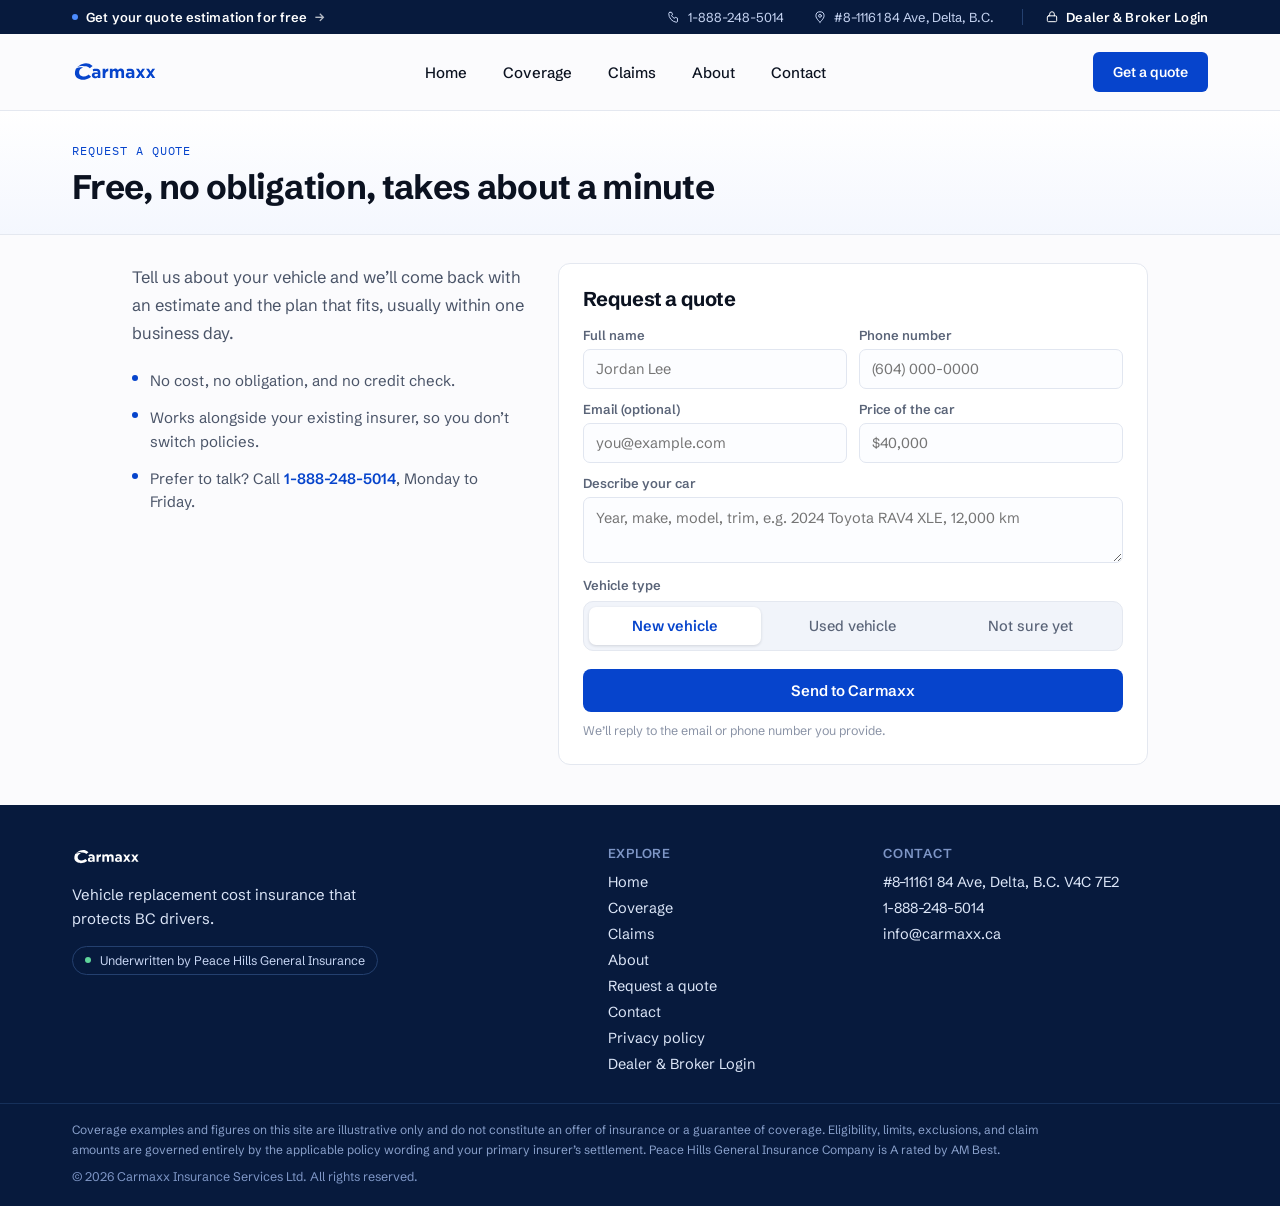
<file: site/quote.html>
<!DOCTYPE html>
<html lang="en">
<head>
  <meta charset="utf-8" />
  <meta name="viewport" content="width=device-width, initial-scale=1" />
  <title>Request a quote | Carmaxx</title>
  <meta name="description" content="Free, no obligation quote estimation for vehicle replacement cost insurance in British Columbia." />
  <link rel="icon" href="assets/logo-blue.svg" />
  <link rel="preconnect" href="https://fonts.googleapis.com" />
  <link rel="preconnect" href="https://fonts.gstatic.com" crossorigin="anonymous" />
  <link href="https://fonts.googleapis.com/css2?family=Schibsted+Grotesk:wght@400;500;600;700;800&family=IBM+Plex+Mono:wght@400;500&display=swap" rel="stylesheet" />
  <link rel="stylesheet" href="styles.css" />
</head>
<body>


<div style="min-height:100vh; background:#FBFBFD;">

  <div style="background:#071A3D; color:#C6D4F2; font-size:13px; letter-spacing:0.01em;">
    <div style="max-width:1200px; margin:0 auto; padding:9px 32px; display:flex; align-items:center; justify-content:space-between; gap:24px;">
      <a href="quote.html" style="display:flex; align-items:center; gap:8px; color:#FFFFFF; font-weight:600;" class="x90">
        <span style="display:inline-block; width:6px; height:6px; border-radius:50%; background:#4C8CFF;"></span>
        <span>Get your quote estimation for free</span>
        <span style="opacity:0.7;">&#8594;</span>
      </a>
      <div style="display:flex; align-items:center; gap:28px;">
        <a href="tel:18882485014" style="display:flex; align-items:center; gap:7px; color:#C6D4F2;" class="x91">
          <svg viewBox="0 0 24 24" width="14" height="14" fill="none" stroke="currentColor" stroke-width="1.7" stroke-linecap="round" stroke-linejoin="round" aria-hidden="true"><path d="M5 4h3l1.6 4-2 1.2a11 11 0 0 0 5.2 5.2l1.2-2 4 1.6V19a2 2 0 0 1-2 2A15 15 0 0 1 3 6a2 2 0 0 1 2-2z"></path></svg>
          <span>1-888-248-5014</span>
        </a>
        <a href="https://maps.app.goo.gl/x2WsyaY8X3nnMoYH7" target="_blank" rel="noopener" style="display:flex; align-items:center; gap:7px; color:#C6D4F2;" class="x92">
          <svg viewBox="0 0 24 24" width="14" height="14" fill="none" stroke="currentColor" stroke-width="1.7" stroke-linecap="round" stroke-linejoin="round" aria-hidden="true"><path d="M12 21s7-6.3 7-11a7 7 0 0 0-14 0c0 4.7 7 11 7 11z"></path><circle cx="12" cy="10" r="2.4"></circle></svg>
          <span>#8&#8211;11161 84 Ave, Delta, B.C.</span>
        </a>
        <a href="https://portal.carmaxx.ca/login" target="_blank" rel="noopener" style="display:flex; align-items:center; gap:7px; color:#FFFFFF; font-weight:600; border-left:1px solid #24406F; padding-left:22px;" class="x93">
          <svg viewBox="0 0 24 24" width="14" height="14" fill="none" stroke="currentColor" stroke-width="1.7" stroke-linecap="round" stroke-linejoin="round" aria-hidden="true"><rect x="4" y="10" width="16" height="10" rx="2"></rect><path d="M8 10V7a4 4 0 0 1 8 0v3"></path></svg>
          <span>Dealer &amp; Broker Login</span>
        </a>
      </div>
    </div>
  </div>

  <header style="position:sticky; top:0; z-index:20; background:rgba(251,251,253,0.92); backdrop-filter:blur(10px); border-bottom:1px solid #E4E8F0;">
    <div style="max-width:1200px; margin:0 auto; padding:0 32px; height:76px; display:flex; align-items:center; justify-content:space-between; gap:40px;">
      <a href="index.html" style="display:flex; align-items:center;">
        <img src="assets/logo-blue.svg" alt="Carmaxx" style="height:30px; width:auto; display:block;" />
      </a>
      <nav style="display:flex; align-items:center; gap:36px; font-size:15px; font-weight:500;">
        <a href="index.html" style="color:#0B1220; padding:6px 0; position:relative;" class="x94">Home
          
        </a>
        <a href="coverage.html" style="color:#0B1220; padding:6px 0; position:relative;" class="x95">Coverage
          
        </a>
        <a href="claims.html" style="color:#0B1220; padding:6px 0; position:relative;" class="x96">Claims
          
        </a>
        <a href="about.html" style="color:#0B1220; padding:6px 0; position:relative;" class="x97">About
          
        </a>
        <a href="contact.html" style="color:#0B1220; padding:6px 0; position:relative;" class="x98">Contact
          
        </a>
      </nav>
      <div style="display:flex; align-items:center; gap:20px;">
        <a href="quote.html" style="background:#0644CC; color:#FFFFFF; font-size:14px; font-weight:600; padding:11px 20px; border-radius:6px;" class="x99">Get a quote</a>
      </div>
    </div>
  </header>

  <main>
    <section style="border-bottom:1px solid #E4E8F0; background:linear-gradient(180deg,#FFFFFF 0%,#F4F7FE 100%);">
      <div style="max-width:1200px; margin:0 auto; padding:32px 32px 28px;">
        <div style="font-family:'IBM Plex Mono', monospace; font-size:12px; letter-spacing:0.08em; text-transform:uppercase; color:#0644CC;">Request a quote</div>
        <h1 style="margin:10px 0 0; font-size:34px; line-height:1.12; letter-spacing:-0.02em; font-weight:700;">Free, no obligation, takes about a minute</h1>
      </div>
    </section>

    <section style="max-width:1200px; margin:0 auto; padding:28px 32px 40px; display:grid; grid-template-columns:0.8fr 1.2fr; gap:32px; max-width:1080px; align-items:start;">
      <div>
        <p style="margin:0; font-size:16.5px; line-height:1.7; color:#4A5468;">Tell us about your vehicle and we&#8217;ll come back with an estimate and the plan that fits, usually within one business day.</p>
        <div style="margin-top:22px; display:grid; gap:14px;">
          <div style="display:flex; gap:12px; align-items:flex-start;">
            <span style="margin-top:6px; width:6px; height:6px; border-radius:50%; background:#0644CC; flex:none;"></span>
            <span style="font-size:15px; line-height:1.55; color:#4A5468;">No cost, no obligation, and no credit check.</span>
          </div>
          <div style="display:flex; gap:12px; align-items:flex-start;">
            <span style="margin-top:6px; width:6px; height:6px; border-radius:50%; background:#0644CC; flex:none;"></span>
            <span style="font-size:15px; line-height:1.55; color:#4A5468;">Works alongside your existing insurer, so you don&#8217;t switch policies.</span>
          </div>
          <div style="display:flex; gap:12px; align-items:flex-start;">
            <span style="margin-top:6px; width:6px; height:6px; border-radius:50%; background:#0644CC; flex:none;"></span>
            <span style="font-size:15px; line-height:1.55; color:#4A5468;">Prefer to talk? Call <a href="tel:18882485014" style="font-weight:600;">1-888-248-5014</a>, Monday to Friday.</span>
          </div>
        </div>
      </div>

      <div id="quote" style="background:#FFFFFF; border:1px solid #E4E8F0; border-radius:12px; padding:22px 24px 24px;">
        <h2 style="margin:0; font-size:20px; letter-spacing:-0.02em; font-weight:700;">Request a quote</h2>
        <div style="margin-top:16px; display:grid; grid-template-columns:1fr 1fr; gap:12px;">
          <label style="display:grid; gap:6px; font-size:13px; font-weight:600; color:#5A6478;">Full name
            <input id="q-name" placeholder="Jordan Lee" style="font-family:inherit; font-size:14.5px; padding:10px 12px; border:1px solid #E1E6F0; border-radius:7px; background:#FCFDFF; color:#0B1220; outline:none;" / class="x100">
          </label>
          <label style="display:grid; gap:6px; font-size:13px; font-weight:600; color:#5A6478;">Phone number
            <input id="q-phone" placeholder="(604) 000-0000" style="font-family:inherit; font-size:14.5px; padding:10px 12px; border:1px solid #E1E6F0; border-radius:7px; background:#FCFDFF; color:#0B1220; outline:none;" / class="x101">
          </label>
          <label style="display:grid; gap:6px; font-size:13px; font-weight:600; color:#5A6478;">Email (optional)
            <input id="q-email" placeholder="you@example.com" style="font-family:inherit; font-size:14.5px; padding:10px 12px; border:1px solid #E1E6F0; border-radius:7px; background:#FCFDFF; color:#0B1220; outline:none;" / class="x102">
          </label>
          <label style="display:grid; gap:6px; font-size:13px; font-weight:600; color:#5A6478;">Price of the car
            <input id="q-price" placeholder="$40,000" style="font-family:inherit; font-size:14.5px; padding:10px 12px; border:1px solid #E1E6F0; border-radius:7px; background:#FCFDFF; color:#0B1220; outline:none;" / class="x103">
          </label>
        </div>
        <label style="margin-top:12px; display:grid; gap:6px; font-size:13px; font-weight:600; color:#5A6478;">Describe your car
          <textarea id="q-desc" rows="2" placeholder="Year, make, model, trim, e.g. 2024 Toyota RAV4 XLE, 12,000 km" style="font-family:inherit; font-size:14.5px; line-height:1.5; padding:10px 12px; border:1px solid #E1E6F0; border-radius:7px; background:#FCFDFF; color:#0B1220; outline:none; resize:vertical;" class="x104"></textarea>
        </label>
        <div style="margin-top:14px;">
          <div style="font-size:13px; font-weight:600; color:#5A6478;">Vehicle type</div>
          <div id="vtype" style="margin-top:8px; display:flex; gap:6px; padding:5px; background:#F1F4FA; border:1px solid #E4E8F0; border-radius:10px;">
            <button type="button" class="vt on" data-v="New vehicle" style="flex:1; font-family:inherit; font-size:14.5px; padding:10px; border-radius:7px; cursor:pointer; border:none;">New vehicle</button>
            <button type="button" class="vt" data-v="Used vehicle" style="flex:1; font-family:inherit; font-size:14.5px; padding:10px; border-radius:7px; cursor:pointer; border:none;">Used vehicle</button>
            <button type="button" class="vt" data-v="Not sure yet" style="flex:1; font-family:inherit; font-size:14.5px; padding:10px; border-radius:7px; cursor:pointer; border:none;">Not sure yet</button>
          </div>
        </div>
        <input type="checkbox" name="botcheck" style="display:none" tabindex="-1" autocomplete="off" />
        <button style="margin-top:18px; width:100%; font-family:inherit; border:none; cursor:pointer; background:#0644CC; color:#FFFFFF; font-size:15px; font-weight:600; padding:12px 24px; border-radius:8px;" class="x108" id="send-quote">Send to Carmaxx</button>
        <p style="margin:10px 0 0; font-size:12.5px; line-height:1.5; color:#8A93A6;">We&#8217;ll reply to the email or phone number you provide.</p>
      </div>
    </section>
  </main>
  <footer style="background:#071A3D; color:#B9C9EA;">
    <div style="max-width:1200px; margin:0 auto; padding:40px 32px 30px; display:grid; grid-template-columns:1.5fr 0.7fr 1fr; gap:48px;">
      <div>
        <img src="assets/logo-white.svg" alt="Carmaxx" style="height:24px; width:auto; display:block;" />
        <p style="margin:14px 0 0; font-size:15px; line-height:1.55; color:#DCE6F8; max-width:340px;">Vehicle replacement cost insurance that protects BC drivers.</p>
        <div style="margin-top:16px; display:inline-flex; align-items:center; gap:9px; font-size:12.5px; color:#C6D4F2; border:1px solid #24406F; padding:6px 12px; border-radius:100px;">
          <span style="display:inline-block; width:6px; height:6px; border-radius:50%; background:#5FD59B;"></span>
          <span>Underwritten by Peace Hills General Insurance</span>
        </div>
      </div>
      <div>
        <div style="font-size:13px; font-weight:600; letter-spacing:0.06em; text-transform:uppercase; color:#7E96C6;">Explore</div>
        <div style="margin-top:12px; display:grid; gap:8px; font-size:14.5px;">
          <a href="index.html" style="color:#DCE6F8;" class="x109">Home</a>
          <a href="coverage.html" style="color:#DCE6F8;" class="x110">Coverage</a>
          <a href="claims.html" style="color:#DCE6F8;" class="x111">Claims</a>
          <a href="about.html" style="color:#DCE6F8;" class="x112">About</a>
          <a href="quote.html" style="color:#DCE6F8;" class="x113">Request a quote</a>
          <a href="contact.html" style="color:#DCE6F8;" class="x114">Contact</a>
          <a href="privacy.html" style="color:#DCE6F8;" class="x115">Privacy policy</a>
          <a href="https://portal.carmaxx.ca/login" target="_blank" rel="noopener" style="color:#DCE6F8;" class="x116">Dealer &amp; Broker Login</a>
        </div>
      </div>
      <div>
        <div style="font-size:13px; font-weight:600; letter-spacing:0.06em; text-transform:uppercase; color:#7E96C6;">Contact</div>
        <div style="margin-top:12px; display:grid; gap:8px; font-size:14.5px;">
          <a href="https://maps.app.goo.gl/x2WsyaY8X3nnMoYH7" target="_blank" rel="noopener" style="color:#DCE6F8;" class="x117">#8&#8211;11161 84 Ave, Delta, B.C. V4C 7E2</a>
          <a href="tel:18882485014" style="color:#DCE6F8;" class="x118">1-888-248-5014</a>
          <a href="mailto:info@carmaxx.ca" style="color:#DCE6F8;" class="x119">info@carmaxx.ca</a>
        </div>
      </div>
    </div>
    <div style="border-top:1px solid #16305A;">
      <div style="max-width:1200px; margin:0 auto; padding:16px 32px 22px; display:grid; gap:10px;">
        <p style="margin:0; font-size:12px; line-height:1.6; color:#8AA1CC; max-width:1000px;">Coverage examples and figures on this site are illustrative only and do not constitute an offer of insurance or a guarantee of coverage. Eligibility, limits, exclusions, and claim amounts are governed entirely by the applicable policy wording and your primary insurer&#8217;s settlement. Peace Hills General Insurance Company is A rated by AM Best.</p>
        <div style="font-size:12.5px; color:#7E96C6;">&#169; 2026 Carmaxx Insurance Services Ltd. All rights reserved.</div>
      </div>
    </div>
  </footer>
</div>

  <script src="forms.js"></script>
</body>
</html>
</file>
<file: site/styles.css>
html, body { margin:0; padding:0; background:#FBFBFD; }
  body { font-family:'Schibsted Grotesk', Helvetica, Arial, sans-serif; color:#0B1220; -webkit-font-smoothing:antialiased; }
  * { box-sizing:border-box; }
  a { color:#0644CC; text-decoration:none; }
  a:hover { color:#0533A0; }
  p { text-wrap:pretty; }
  img, svg, iframe { max-width:100%; }
  @media (max-width: 1100px) and (min-width: 901px) {
    #claim-steps { grid-template-columns:1fr 1fr !important; }
  }
  @media (max-width: 1100px) and (min-width: 901px) {
    main h1 { font-size:42px !important; }
  }
  @media (max-width: 900px) {
    main h1 span { font-size:22px !important; }
    #claim-steps { grid-template-columns:1fr !important; gap:14px !important; }
    #rc-box { height:180px !important; }
    #rc-metrics { grid-template-columns:1fr 1fr 1fr !important; gap:6px !important; }
    #rc-metrics > div { padding:11px 9px !important; min-width:0; }
    #rc-metrics > div > div:last-child { font-size:16px !important; }
    #rc-time-row { flex-wrap:wrap; gap:8px; }
    #rc-time-row label { width:100%; }
    body { overflow-x:hidden; }
    main [style*="grid-template-columns"], footer [style*="grid-template-columns"] { grid-template-columns:1fr !important; gap:26px !important; }
    /* let collapsed-grid children shrink below their content min-width so a wide
       child (e.g. the hero chart card) can't push the track past the viewport */
    main [style*="grid-template-columns"] > *, footer [style*="grid-template-columns"] > * { min-width:0; }
    main section[style*="margin:0 auto"], main section > div[style*="margin:0 auto"], footer > div > div { padding-left:20px !important; padding-right:20px !important; }
    main div[style*="position:sticky"] { position:static !important; }
    main h1 { font-size:34px !important; }
    main h2 { font-size:25px !important; }
    header > div { height:auto !important; flex-wrap:wrap; padding:12px 20px !important; gap:12px; }
    header nav { order:3; width:100%; gap:20px !important; font-size:14px !important; overflow-x:auto; padding-bottom:2px; }
    header > div > div:last-child > a[href^="tel"] { display:none; }
    body > div > div:first-child > div { flex-direction:column !important; align-items:flex-start !important; gap:10px !important; padding-left:20px !important; padding-right:20px !important; }
    body > div > div:first-child > div > div { flex-direction:column !important; align-items:flex-start !important; gap:10px !important; }
    body > div > div:first-child a[href*="portal.carmaxx"] { display:none !important; }
  }

  @media (max-width: 360px) {
    /* very small phones: keep the 3 hero metric figures from clipping */
    #rc-metrics { gap:5px !important; }
    #rc-metrics > div { padding:9px 7px !important; }
    #rc-metrics > div > div:first-child { font-size:11px !important; }
    #rc-metrics > div > div:last-child { font-size:13px !important; }
  }

.x1:hover { color:#8FB4FF !important }
.x2:hover { color:#FFFFFF !important }
.x3:hover { color:#FFFFFF !important }
.x4:hover { color:#8FB4FF !important }
.x5:hover { color:#0644CC !important }
.x6:hover { color:#0644CC !important }
.x7:hover { color:#0644CC !important }
.x8:hover { color:#0644CC !important }
.x9:hover { color:#0644CC !important }
.x10:hover { background:#0533A0 !important; color:#FFFFFF !important }
.x11:hover { background:#0533A0 !important; color:#FFFFFF !important }
.x12:hover { border-color:#0644CC !important; color:#0644CC !important }
.x13:hover { background:#0533A0 !important; color:#FFFFFF !important }
.x14:hover { border-color:#0644CC !important; color:#0644CC !important }
.x15:hover { color:#FFFFFF !important }
.x16:hover { color:#FFFFFF !important }
.x17:hover { color:#FFFFFF !important }
.x18:hover { color:#FFFFFF !important }
.x19:hover { color:#FFFFFF !important }
.x20:hover { color:#FFFFFF !important }
.x21:hover { color:#FFFFFF !important }
.x22:hover { color:#FFFFFF !important }
.x23:hover { color:#FFFFFF !important }
.x24:hover { color:#FFFFFF !important }
.x25:hover { color:#FFFFFF !important }
.x26:hover { color:#8FB4FF !important }
.x27:hover { color:#FFFFFF !important }
.x28:hover { color:#FFFFFF !important }
.x29:hover { color:#8FB4FF !important }
.x30:hover { color:#0644CC !important }
.x31:hover { color:#0644CC !important }
.x32:hover { color:#0644CC !important }
.x33:hover { color:#0644CC !important }
.x34:hover { color:#0644CC !important }
.x35:hover { background:#0533A0 !important; color:#FFFFFF !important }
.x36:hover { color:#FFFFFF !important }
.x37:hover { color:#FFFFFF !important }
.x38:hover { color:#FFFFFF !important }
.x39:hover { color:#FFFFFF !important }
.x40:hover { color:#FFFFFF !important }
.x41:hover { color:#FFFFFF !important }
.x42:hover { color:#FFFFFF !important }
.x43:hover { color:#FFFFFF !important }
.x44:hover { color:#FFFFFF !important }
.x45:hover { color:#FFFFFF !important }
.x46:hover { color:#FFFFFF !important }
.x47:hover { color:#8FB4FF !important }
.x48:hover { color:#FFFFFF !important }
.x49:hover { color:#FFFFFF !important }
.x50:hover { color:#8FB4FF !important }
.x51:hover { color:#0644CC !important }
.x52:hover { color:#0644CC !important }
.x53:hover { color:#0644CC !important }
.x54:hover { color:#0644CC !important }
.x55:hover { color:#0644CC !important }
.x56:hover { background:#0533A0 !important; color:#FFFFFF !important }
.x57:hover { background:#DDE7FB !important; color:#071A3D !important }
.x58:hover { color:#FFFFFF !important }
.x59:hover { color:#FFFFFF !important }
.x60:hover { color:#FFFFFF !important }
.x61:hover { color:#FFFFFF !important }
.x62:hover { color:#FFFFFF !important }
.x63:hover { color:#FFFFFF !important }
.x64:hover { color:#FFFFFF !important }
.x65:hover { color:#FFFFFF !important }
.x66:hover { color:#FFFFFF !important }
.x67:hover { color:#FFFFFF !important }
.x68:hover { color:#FFFFFF !important }
.x69:hover { color:#8FB4FF !important }
.x70:hover { color:#FFFFFF !important }
.x71:hover { color:#FFFFFF !important }
.x72:hover { color:#8FB4FF !important }
.x73:hover { color:#0644CC !important }
.x74:hover { color:#0644CC !important }
.x75:hover { color:#0644CC !important }
.x76:hover { color:#0644CC !important }
.x77:hover { color:#0644CC !important }
.x78:hover { background:#0533A0 !important; color:#FFFFFF !important }
.x79:hover { color:#FFFFFF !important }
.x80:hover { color:#FFFFFF !important }
.x81:hover { color:#FFFFFF !important }
.x82:hover { color:#FFFFFF !important }
.x83:hover { color:#FFFFFF !important }
.x84:hover { color:#FFFFFF !important }
.x85:hover { color:#FFFFFF !important }
.x86:hover { color:#FFFFFF !important }
.x87:hover { color:#FFFFFF !important }
.x88:hover { color:#FFFFFF !important }
.x89:hover { color:#FFFFFF !important }
.x90:hover { color:#8FB4FF !important }
.x91:hover { color:#FFFFFF !important }
.x92:hover { color:#FFFFFF !important }
.x93:hover { color:#8FB4FF !important }
.x94:hover { color:#0644CC !important }
.x95:hover { color:#0644CC !important }
.x96:hover { color:#0644CC !important }
.x97:hover { color:#0644CC !important }
.x98:hover { color:#0644CC !important }
.x99:hover { background:#0533A0 !important; color:#FFFFFF !important }
.x100:focus { border-color:#0644CC !important }
.x101:focus { border-color:#0644CC !important }
.x102:focus { border-color:#0644CC !important }
.x103:focus { border-color:#0644CC !important }
.x104:focus { border-color:#0644CC !important }
.x105:hover { color:#0B1220 !important }
.x106:hover { color:#0B1220 !important }
.x107:hover { color:#0B1220 !important }
.x108:hover { background:#0533A0 !important }
.x109:hover { color:#FFFFFF !important }
.x110:hover { color:#FFFFFF !important }
.x111:hover { color:#FFFFFF !important }
.x112:hover { color:#FFFFFF !important }
.x113:hover { color:#FFFFFF !important }
.x114:hover { color:#FFFFFF !important }
.x115:hover { color:#FFFFFF !important }
.x116:hover { color:#FFFFFF !important }
.x117:hover { color:#FFFFFF !important }
.x118:hover { color:#FFFFFF !important }
.x119:hover { color:#FFFFFF !important }
.x120:hover { color:#8FB4FF !important }
.x121:hover { color:#FFFFFF !important }
.x122:hover { color:#FFFFFF !important }
.x123:hover { color:#8FB4FF !important }
.x124:hover { color:#0644CC !important }
.x125:hover { color:#0644CC !important }
.x126:hover { color:#0644CC !important }
.x127:hover { color:#0644CC !important }
.x128:hover { color:#0644CC !important }
.x129:hover { background:#0533A0 !important; color:#FFFFFF !important }
.x130:focus { border-color:#0644CC !important }
.x131:focus { border-color:#0644CC !important }
.x132:focus { border-color:#0644CC !important }
.x133:focus { border-color:#0644CC !important }
.x134:focus { border-color:#0644CC !important }
.x135:hover { background:#0533A0 !important }
.x136:hover { color:#FFFFFF !important }
.x137:hover { color:#FFFFFF !important }
.x138:hover { color:#FFFFFF !important }
.x139:hover { color:#FFFFFF !important }
.x140:hover { color:#FFFFFF !important }
.x141:hover { color:#FFFFFF !important }
.x142:hover { color:#FFFFFF !important }
.x143:hover { color:#FFFFFF !important }
.x144:hover { color:#FFFFFF !important }
.x145:hover { color:#FFFFFF !important }
.x146:hover { color:#FFFFFF !important }
.x147:hover { color:#8FB4FF !important }
.x148:hover { color:#FFFFFF !important }
.x149:hover { color:#FFFFFF !important }
.x150:hover { color:#8FB4FF !important }
.x151:hover { color:#0644CC !important }
.x152:hover { color:#0644CC !important }
.x153:hover { color:#0644CC !important }
.x154:hover { color:#0644CC !important }
.x155:hover { color:#0644CC !important }
.x156:hover { background:#0533A0 !important; color:#FFFFFF !important }
.x157:hover { color:#FFFFFF !important }
.x158:hover { color:#FFFFFF !important }
.x159:hover { color:#FFFFFF !important }
.x160:hover { color:#FFFFFF !important }
.x161:hover { color:#FFFFFF !important }
.x162:hover { color:#FFFFFF !important }
.x163:hover { color:#FFFFFF !important }
.x164:hover { color:#FFFFFF !important }
.x165:hover { color:#FFFFFF !important }
.x166:hover { color:#FFFFFF !important }
.x167:hover { color:#FFFFFF !important }
.qcta:hover { background:#0533A0 !important; color:#FFFFFF !important; }
.vt { background: transparent; color:#5A6478; font-weight:500; }
.vt.on { background:#FFFFFF; color:#0644CC; font-weight:600; box-shadow:0 1px 3px rgba(11,18,32,0.14); }
</file>
